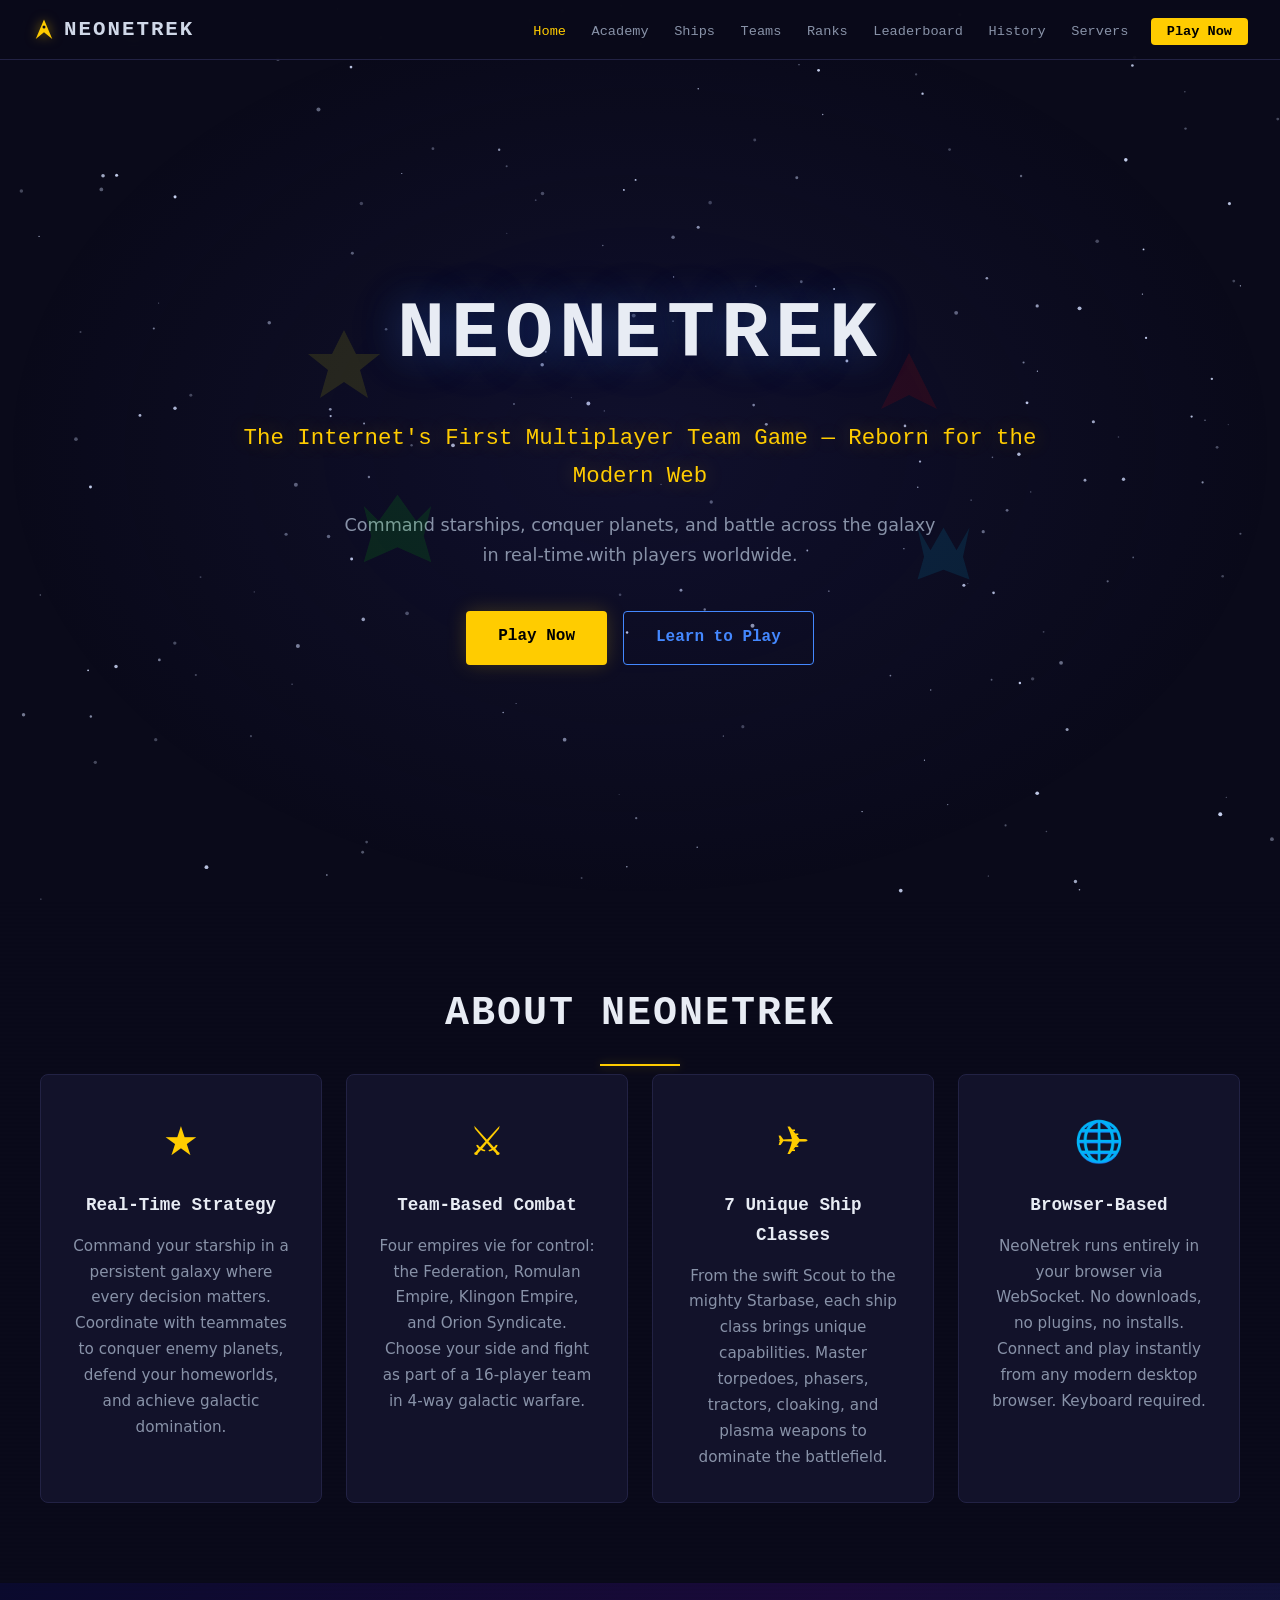
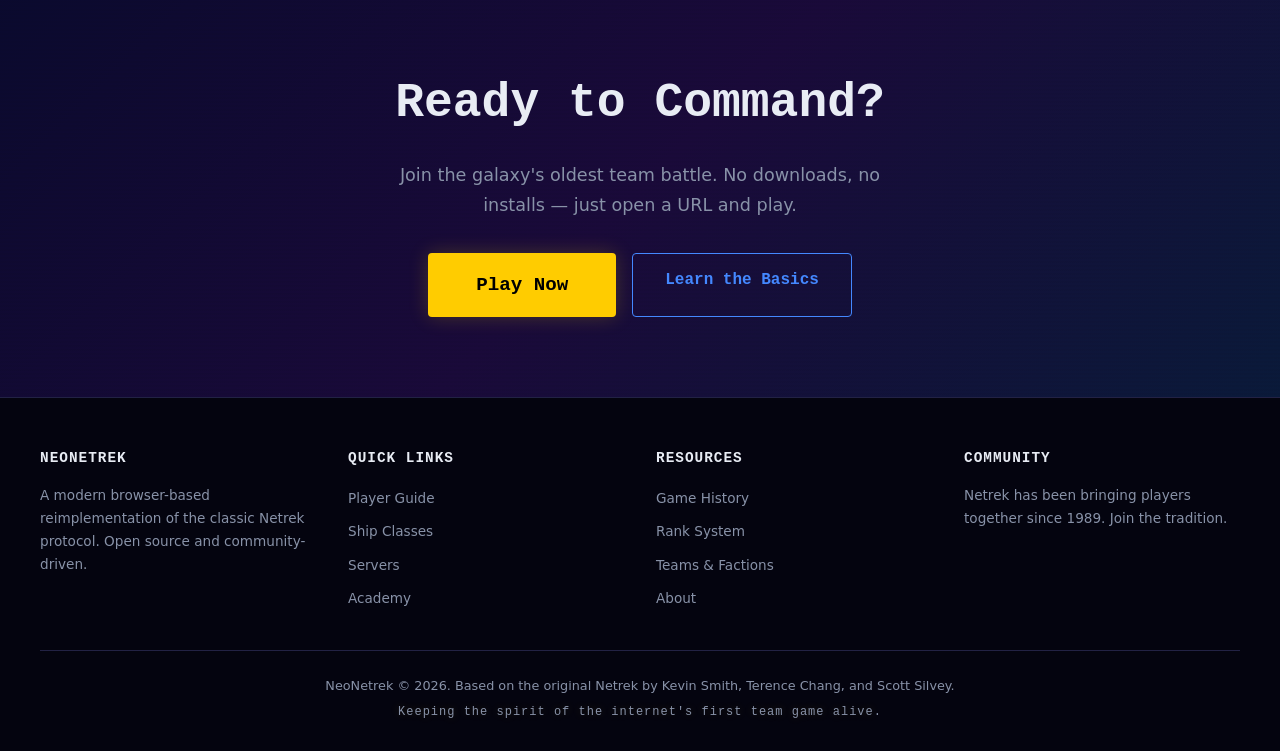
<file: index.html>
<!DOCTYPE html>
<html lang="en">
<head>
  <meta charset="UTF-8">
  <meta name="viewport" content="width=device-width, initial-scale=1.0">
  <title>NeoNetrek - The Internet's First Team Game, Reborn</title>
  <link rel="icon" type="image/svg+xml" href="favicon.svg">
  <link rel="stylesheet" href="css/style.css">
  <script defer src="https://cloud.umami.is/script.js" data-website-id="e0d481f1-9120-42f4-aa07-5c133b0e5f1d"></script>
</head>
<body>

<!-- Starfield background -->
<canvas id="starfield"></canvas>

<!-- Navigation -->
<nav id="navbar">
  <div class="nav-brand">
    <svg class="logo-icon" viewBox="0 0 32 32" width="24" height="24"><path d="M16,2 L27,28 L16,19 L5,28 Z" fill="currentColor"/><circle cx="16" cy="12" r="2" fill="var(--bg-dark, #0a0a1a)"/></svg>
    <a href="index.html" class="logo-text" style="text-decoration:none;color:inherit">NeoNetrek</a>
  </div>
  <button class="nav-toggle" aria-label="Toggle navigation" onclick="document.getElementById('navbar').classList.toggle('open')">&#9776;</button>
  <ul class="nav-links">
    <li><a href="index.html">Home</a></li>
    <li><a href="academy.html">Academy</a></li>
    <li><a href="ships.html">Ships</a></li>
    <li><a href="teams.html">Teams</a></li>
    <li><a href="ranks.html">Ranks</a></li>
    <li><a href="leaderboard.html">Leaderboard</a></li>
    <li><a href="history.html">History</a></li>
    <li><a href="servers.html">Servers</a></li>
    <li><a href="servers.html" class="btn-play">Play Now</a></li>
  </ul>
</nav>

<!-- Hero Section -->
<header id="home" class="hero">
  <div class="hero-content">
    <div class="hero-ships" aria-hidden="true">
      <svg class="hero-ship ship-fed" viewBox="0 0 40 40" width="80" height="80">
        <polygon points="20,2 26,14 38,14 28,22 32,36 20,28 8,36 12,22 2,14 14,14" fill="#ffff00" opacity="0.7"/>
      </svg>
      <svg class="hero-ship ship-rom" viewBox="0 0 40 40" width="70" height="70">
        <polygon points="20,4 36,36 20,28 4,36" fill="#ff0000" opacity="0.7"/>
      </svg>
      <svg class="hero-ship ship-kli" viewBox="0 0 40 40" width="75" height="75">
        <polygon points="20,2 30,16 38,8 34,24 38,38 20,30 2,38 6,24 2,8 10,16" fill="#00ff00" opacity="0.7"/>
      </svg>
      <svg class="hero-ship ship-ori" viewBox="0 0 40 40" width="65" height="65">
        <polygon points="20,4 28,18 36,4 32,22 36,36 20,30 4,36 8,22 4,4 12,18" fill="#00ccff" opacity="0.7"/>
      </svg>
    </div>
    <h1>NeoNetrek</h1>
    <p class="tagline">The Internet's First Multiplayer Team Game &mdash; Reborn for the Modern Web</p>
    <p class="subtitle">Command starships, conquer planets, and battle across the galaxy in real-time with players worldwide.</p>
    <div class="hero-buttons">
      <a href="servers.html" class="btn btn-primary">Play Now</a>
      <a href="academy.html" class="btn btn-secondary">Learn to Play</a>
    </div>
  </div>
</header>

<!-- About Section -->
<section id="about" class="section">
  <div class="container">
    <h2 class="section-title">About NeoNetrek</h2>
    <div class="about-grid">
      <div class="about-card">
        <div class="card-icon">&#9733;</div>
        <h3>Real-Time Strategy</h3>
        <p>Command your starship in a persistent galaxy where every decision matters. Coordinate with teammates to conquer enemy planets, defend your homeworlds, and achieve galactic domination.</p>
      </div>
      <div class="about-card">
        <div class="card-icon">&#9876;</div>
        <h3>Team-Based Combat</h3>
        <p>Four empires vie for control: the Federation, Romulan Empire, Klingon Empire, and Orion Syndicate. Choose your side and fight as part of a 16-player team in 4-way galactic warfare.</p>
      </div>
      <div class="about-card">
        <div class="card-icon">&#9992;</div>
        <h3>7 Unique Ship Classes</h3>
        <p>From the swift Scout to the mighty Starbase, each ship class brings unique capabilities. Master torpedoes, phasers, tractors, cloaking, and plasma weapons to dominate the battlefield.</p>
      </div>
      <div class="about-card">
        <div class="card-icon">&#127760;</div>
        <h3>Browser-Based</h3>
        <p>NeoNetrek runs entirely in your browser via WebSocket. No downloads, no plugins, no installs. Connect and play instantly from any modern desktop browser. Keyboard required.</p>
      </div>
    </div>
  </div>
</section>

<!-- Call to Action -->
<section class="section section-play">
  <div class="container">
    <div class="play-cta">
      <h2>Ready to Command?</h2>
      <p>Join the galaxy's oldest team battle. No downloads, no installs &mdash; just open a URL and play.</p>
      <div class="hero-buttons">
        <a href="servers.html" class="btn btn-primary btn-large">Play Now</a>
        <a href="academy.html" class="btn btn-secondary">Learn the Basics</a>
      </div>
    </div>
  </div>
</section>

<!-- Footer -->
<footer class="footer">
  <div class="container">
    <div class="footer-grid">
      <div class="footer-col">
        <h4>NeoNetrek</h4>
        <p>A modern browser-based reimplementation of the classic Netrek protocol. Open source and community-driven.</p>
      </div>
      <div class="footer-col">
        <h4>Quick Links</h4>
        <ul>
          <li><a href="academy.html">Player Guide</a></li>
          <li><a href="ships.html">Ship Classes</a></li>
          <li><a href="servers.html">Servers</a></li>
          <li><a href="academy.html">Academy</a></li>
        </ul>
      </div>
      <div class="footer-col">
        <h4>Resources</h4>
        <ul>
          <li><a href="history.html">Game History</a></li>
          <li><a href="ranks.html">Rank System</a></li>
          <li><a href="teams.html">Teams &amp; Factions</a></li>
          <li><a href="index.html">About</a></li>
        </ul>
      </div>
      <div class="footer-col">
        <h4>Community</h4>
        <p>Netrek has been bringing players together since 1989. Join the tradition.</p>
      </div>
    </div>
    <div class="footer-bottom">
      <p>NeoNetrek &copy; 2026. Based on the original Netrek by Kevin Smith, Terence Chang, and Scott Silvey.</p>
      <p class="footer-heritage">Keeping the spirit of the internet's first team game alive.</p>
    </div>
  </div>
</footer>

<script src="js/main.js"></script>
</body>
</html>
</file>
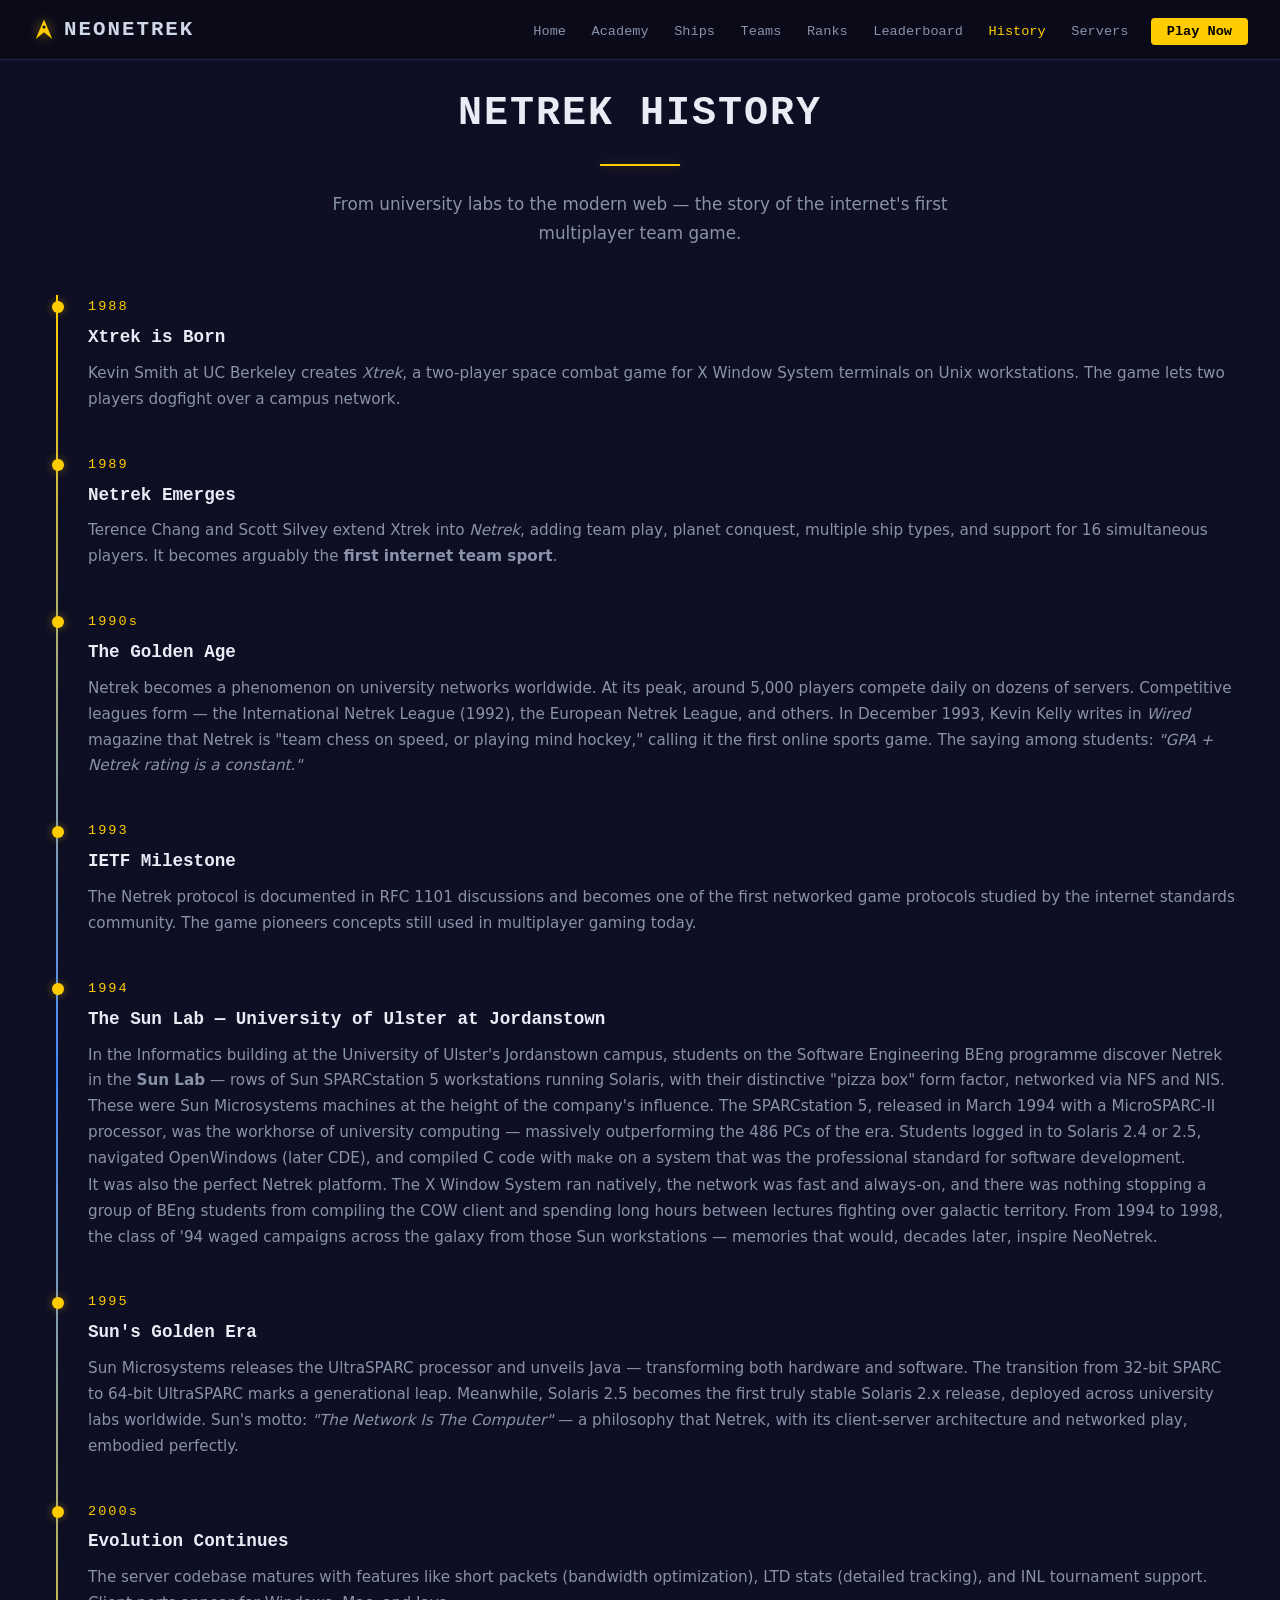
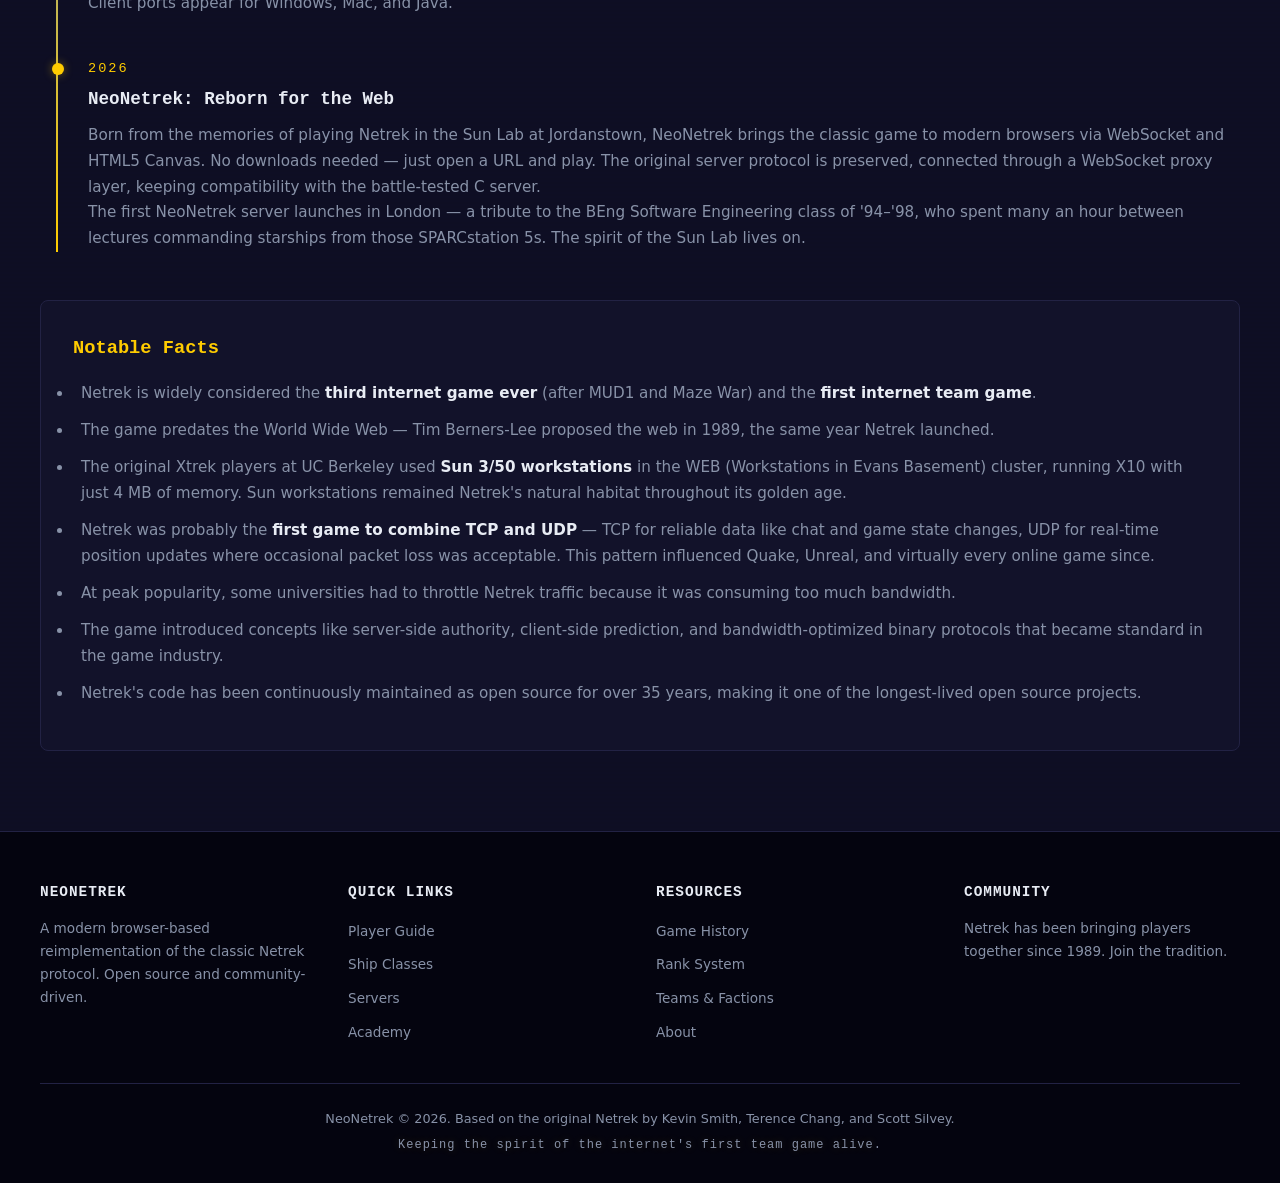
<file: history.html>
<!DOCTYPE html>
<html lang="en">
<head>
  <meta charset="UTF-8">
  <meta name="viewport" content="width=device-width, initial-scale=1.0">
  <title>NeoNetrek - History</title>
  <link rel="icon" type="image/svg+xml" href="favicon.svg">
  <link rel="stylesheet" href="css/style.css">
  <script defer src="https://cloud.umami.is/script.js" data-website-id="e0d481f1-9120-42f4-aa07-5c133b0e5f1d"></script>
</head>
<body>

<canvas id="starfield"></canvas>

<!-- Navigation -->
<nav id="navbar">
  <div class="nav-brand">
    <svg class="logo-icon" viewBox="0 0 32 32" width="24" height="24"><path d="M16,2 L27,28 L16,19 L5,28 Z" fill="currentColor"/><circle cx="16" cy="12" r="2" fill="var(--bg-dark, #0a0a1a)"/></svg>
    <a href="index.html" class="logo-text" style="text-decoration:none;color:inherit">NeoNetrek</a>
  </div>
  <button class="nav-toggle" aria-label="Toggle navigation" onclick="document.getElementById('navbar').classList.toggle('open')">&#9776;</button>
  <ul class="nav-links">
    <li><a href="index.html">Home</a></li>
    <li><a href="academy.html">Academy</a></li>
    <li><a href="ships.html">Ships</a></li>
    <li><a href="teams.html">Teams</a></li>
    <li><a href="ranks.html">Ranks</a></li>
    <li><a href="leaderboard.html">Leaderboard</a></li>
    <li><a href="history.html">History</a></li>
    <li><a href="servers.html">Servers</a></li>
    <li><a href="servers.html" class="btn-play">Play Now</a></li>
  </ul>
</nav>

<!-- History Section -->
<section id="history" class="section section-alt">
  <div class="container">
    <h2 class="section-title">Netrek History</h2>
    <p class="section-intro">From university labs to the modern web &mdash; the story of the internet's first multiplayer team game.</p>

    <div class="timeline">
      <div class="timeline-item">
        <div class="timeline-year">1988</div>
        <div class="timeline-content">
          <h3>Xtrek is Born</h3>
          <p>Kevin Smith at UC Berkeley creates <em>Xtrek</em>, a two-player space combat game for X Window System terminals on Unix workstations. The game lets two players dogfight over a campus network.</p>
        </div>
      </div>

      <div class="timeline-item">
        <div class="timeline-year">1989</div>
        <div class="timeline-content">
          <h3>Netrek Emerges</h3>
          <p>Terence Chang and Scott Silvey extend Xtrek into <em>Netrek</em>, adding team play, planet conquest, multiple ship types, and support for 16 simultaneous players. It becomes arguably the <strong>first internet team sport</strong>.</p>
        </div>
      </div>

      <div class="timeline-item">
        <div class="timeline-year">1990s</div>
        <div class="timeline-content">
          <h3>The Golden Age</h3>
          <p>Netrek becomes a phenomenon on university networks worldwide. At its peak, around 5,000 players compete daily on dozens of servers. Competitive leagues form &mdash; the International Netrek League (1992), the European Netrek League, and others. In December 1993, Kevin Kelly writes in <em>Wired</em> magazine that Netrek is "team chess on speed, or playing mind hockey," calling it the first online sports game. The saying among students: <em>"GPA + Netrek rating is a constant."</em></p>
        </div>
      </div>

      <div class="timeline-item">
        <div class="timeline-year">1993</div>
        <div class="timeline-content">
          <h3>IETF Milestone</h3>
          <p>The Netrek protocol is documented in RFC 1101 discussions and becomes one of the first networked game protocols studied by the internet standards community. The game pioneers concepts still used in multiplayer gaming today.</p>
        </div>
      </div>

      <div class="timeline-item">
        <div class="timeline-year">1994</div>
        <div class="timeline-content">
          <h3>The Sun Lab &mdash; University of Ulster at Jordanstown</h3>
          <p>In the Informatics building at the University of Ulster's Jordanstown campus, students on the Software Engineering BEng programme discover Netrek in the <strong>Sun Lab</strong> &mdash; rows of Sun SPARCstation 5 workstations running Solaris, with their distinctive "pizza box" form factor, networked via NFS and NIS.</p>
          <p>These were Sun Microsystems machines at the height of the company's influence. The SPARCstation 5, released in March 1994 with a MicroSPARC-II processor, was the workhorse of university computing &mdash; massively outperforming the 486 PCs of the era. Students logged in to Solaris 2.4 or 2.5, navigated OpenWindows (later CDE), and compiled C code with <code>make</code> on a system that was the professional standard for software development.</p>
          <p>It was also the perfect Netrek platform. The X Window System ran natively, the network was fast and always-on, and there was nothing stopping a group of BEng students from compiling the COW client and spending long hours between lectures fighting over galactic territory. From 1994 to 1998, the class of '94 waged campaigns across the galaxy from those Sun workstations &mdash; memories that would, decades later, inspire NeoNetrek.</p>
        </div>
      </div>

      <div class="timeline-item">
        <div class="timeline-year">1995</div>
        <div class="timeline-content">
          <h3>Sun's Golden Era</h3>
          <p>Sun Microsystems releases the UltraSPARC processor and unveils Java &mdash; transforming both hardware and software. The transition from 32-bit SPARC to 64-bit UltraSPARC marks a generational leap. Meanwhile, Solaris 2.5 becomes the first truly stable Solaris 2.x release, deployed across university labs worldwide. Sun's motto: <em>"The Network Is The Computer"</em> &mdash; a philosophy that Netrek, with its client-server architecture and networked play, embodied perfectly.</p>
        </div>
      </div>

      <div class="timeline-item">
        <div class="timeline-year">2000s</div>
        <div class="timeline-content">
          <h3>Evolution Continues</h3>
          <p>The server codebase matures with features like short packets (bandwidth optimization), LTD stats (detailed tracking), and INL tournament support. Client ports appear for Windows, Mac, and Java.</p>
        </div>
      </div>

      <div class="timeline-item">
        <div class="timeline-year">2026</div>
        <div class="timeline-content">
          <h3>NeoNetrek: Reborn for the Web</h3>
          <p>Born from the memories of playing Netrek in the Sun Lab at Jordanstown, NeoNetrek brings the classic game to modern browsers via WebSocket and HTML5 Canvas. No downloads needed &mdash; just open a URL and play. The original server protocol is preserved, connected through a WebSocket proxy layer, keeping compatibility with the battle-tested C server.</p>
          <p>The first NeoNetrek server launches in London &mdash; a tribute to the BEng Software Engineering class of '94&ndash;'98, who spent many an hour between lectures commanding starships from those SPARCstation 5s. The spirit of the Sun Lab lives on.</p>
        </div>
      </div>
    </div>

    <div class="history-facts">
      <h3>Notable Facts</h3>
      <ul>
        <li>Netrek is widely considered the <strong>third internet game ever</strong> (after MUD1 and Maze War) and the <strong>first internet team game</strong>.</li>
        <li>The game predates the World Wide Web &mdash; Tim Berners-Lee proposed the web in 1989, the same year Netrek launched.</li>
        <li>The original Xtrek players at UC Berkeley used <strong>Sun 3/50 workstations</strong> in the WEB (Workstations in Evans Basement) cluster, running X10 with just 4 MB of memory. Sun workstations remained Netrek's natural habitat throughout its golden age.</li>
        <li>Netrek was probably the <strong>first game to combine TCP and UDP</strong> &mdash; TCP for reliable data like chat and game state changes, UDP for real-time position updates where occasional packet loss was acceptable. This pattern influenced Quake, Unreal, and virtually every online game since.</li>
        <li>At peak popularity, some universities had to throttle Netrek traffic because it was consuming too much bandwidth.</li>
        <li>The game introduced concepts like server-side authority, client-side prediction, and bandwidth-optimized binary protocols that became standard in the game industry.</li>
        <li>Netrek's code has been continuously maintained as open source for over 35 years, making it one of the longest-lived open source projects.</li>
      </ul>
    </div>
  </div>
</section>

<!-- Footer -->
<footer class="footer">
  <div class="container">
    <div class="footer-grid">
      <div class="footer-col">
        <h4>NeoNetrek</h4>
        <p>A modern browser-based reimplementation of the classic Netrek protocol. Open source and community-driven.</p>
      </div>
      <div class="footer-col">
        <h4>Quick Links</h4>
        <ul>
          <li><a href="academy.html">Player Guide</a></li>
          <li><a href="ships.html">Ship Classes</a></li>
          <li><a href="servers.html">Servers</a></li>
          <li><a href="academy.html">Academy</a></li>
        </ul>
      </div>
      <div class="footer-col">
        <h4>Resources</h4>
        <ul>
          <li><a href="history.html">Game History</a></li>
          <li><a href="ranks.html">Rank System</a></li>
          <li><a href="teams.html">Teams &amp; Factions</a></li>
          <li><a href="index.html">About</a></li>
        </ul>
      </div>
      <div class="footer-col">
        <h4>Community</h4>
        <p>Netrek has been bringing players together since 1989. Join the tradition.</p>
      </div>
    </div>
    <div class="footer-bottom">
      <p>NeoNetrek &copy; 2026. Based on the original Netrek by Kevin Smith, Terence Chang, and Scott Silvey.</p>
      <p class="footer-heritage">Keeping the spirit of the internet's first team game alive.</p>
    </div>
  </div>
</footer>

<script src="js/main.js"></script>
</body>
</html>
</file>
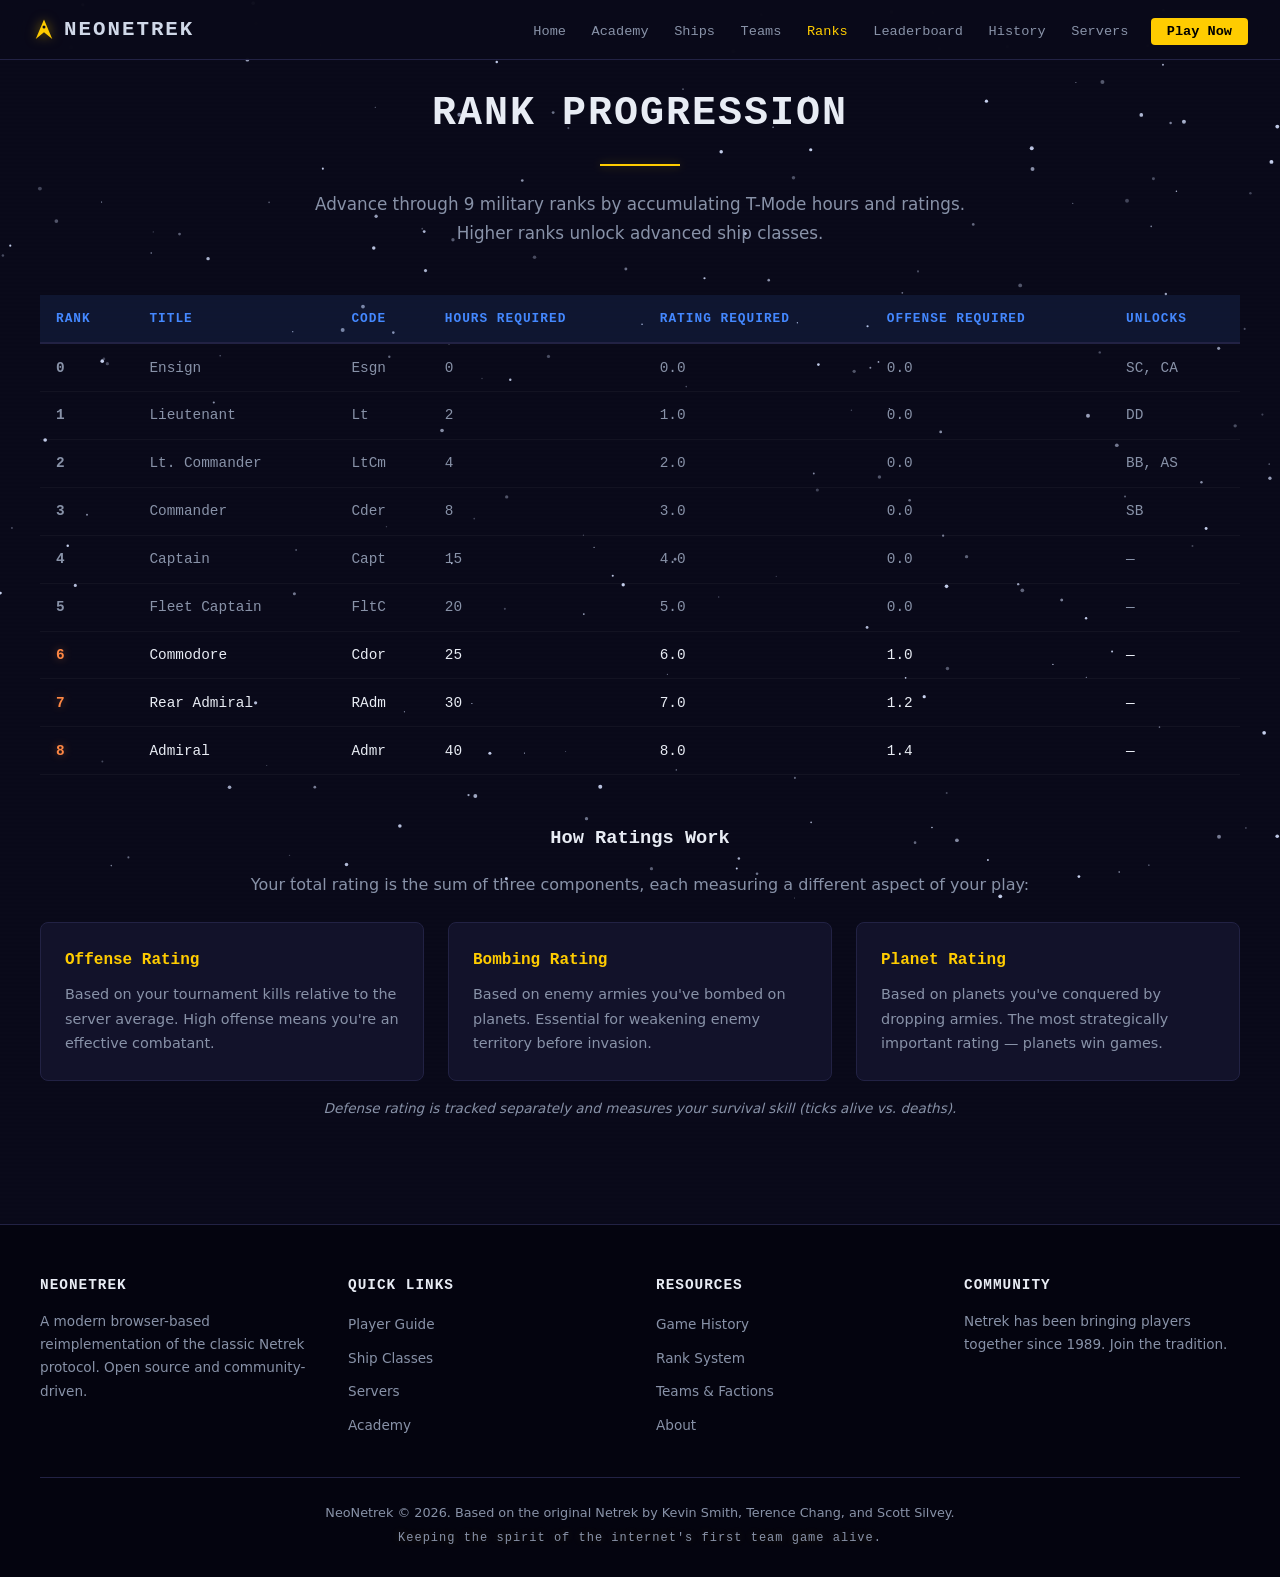
<file: ranks.html>
<!DOCTYPE html>
<html lang="en">
<head>
  <meta charset="UTF-8">
  <meta name="viewport" content="width=device-width, initial-scale=1.0">
  <title>NeoNetrek - Rank Progression</title>
  <link rel="icon" type="image/svg+xml" href="favicon.svg">
  <link rel="stylesheet" href="css/style.css">
  <script defer src="https://cloud.umami.is/script.js" data-website-id="e0d481f1-9120-42f4-aa07-5c133b0e5f1d"></script>
</head>
<body>

<canvas id="starfield"></canvas>

<!-- Navigation -->
<nav id="navbar">
  <div class="nav-brand">
    <svg class="logo-icon" viewBox="0 0 32 32" width="24" height="24"><path d="M16,2 L27,28 L16,19 L5,28 Z" fill="currentColor"/><circle cx="16" cy="12" r="2" fill="var(--bg-dark, #0a0a1a)"/></svg>
    <a href="index.html" class="logo-text" style="text-decoration:none;color:inherit">NeoNetrek</a>
  </div>
  <button class="nav-toggle" aria-label="Toggle navigation" onclick="document.getElementById('navbar').classList.toggle('open')">&#9776;</button>
  <ul class="nav-links">
    <li><a href="index.html">Home</a></li>
    <li><a href="academy.html">Academy</a></li>
    <li><a href="ships.html">Ships</a></li>
    <li><a href="teams.html">Teams</a></li>
    <li><a href="ranks.html">Ranks</a></li>
    <li><a href="leaderboard.html">Leaderboard</a></li>
    <li><a href="history.html">History</a></li>
    <li><a href="servers.html">Servers</a></li>
    <li><a href="servers.html" class="btn-play">Play Now</a></li>
  </ul>
</nav>

<!-- Ranks Section -->
<section id="ranks" class="section">
  <div class="container">
    <h2 class="section-title">Rank Progression</h2>
    <p class="section-intro">Advance through 9 military ranks by accumulating T-Mode hours and ratings. Higher ranks unlock advanced ship classes.</p>

    <div class="ranks-table-wrap">
      <table class="ranks-table">
        <thead>
          <tr>
            <th>Rank</th>
            <th>Title</th>
            <th>Code</th>
            <th>Hours Required</th>
            <th>Rating Required</th>
            <th>Offense Required</th>
            <th>Unlocks</th>
          </tr>
        </thead>
        <tbody>
          <tr><td class="rank-num">0</td><td>Ensign</td><td>Esgn</td><td>0</td><td>0.0</td><td>0.0</td><td>SC, CA</td></tr>
          <tr><td class="rank-num">1</td><td>Lieutenant</td><td>Lt</td><td>2</td><td>1.0</td><td>0.0</td><td>DD</td></tr>
          <tr><td class="rank-num">2</td><td>Lt. Commander</td><td>LtCm</td><td>4</td><td>2.0</td><td>0.0</td><td>BB, AS</td></tr>
          <tr><td class="rank-num">3</td><td>Commander</td><td>Cder</td><td>8</td><td>3.0</td><td>0.0</td><td>SB</td></tr>
          <tr><td class="rank-num">4</td><td>Captain</td><td>Capt</td><td>15</td><td>4.0</td><td>0.0</td><td>&mdash;</td></tr>
          <tr><td class="rank-num">5</td><td>Fleet Captain</td><td>FltC</td><td>20</td><td>5.0</td><td>0.0</td><td>&mdash;</td></tr>
          <tr class="rank-elite"><td class="rank-num">6</td><td>Commodore</td><td>Cdor</td><td>25</td><td>6.0</td><td>1.0</td><td>&mdash;</td></tr>
          <tr class="rank-elite"><td class="rank-num">7</td><td>Rear Admiral</td><td>RAdm</td><td>30</td><td>7.0</td><td>1.2</td><td>&mdash;</td></tr>
          <tr class="rank-elite"><td class="rank-num">8</td><td>Admiral</td><td>Admr</td><td>40</td><td>8.0</td><td>1.4</td><td>&mdash;</td></tr>
        </tbody>
      </table>
    </div>

    <div class="ratings-info">
      <h3>How Ratings Work</h3>
      <p>Your total rating is the sum of three components, each measuring a different aspect of your play:</p>
      <div class="rating-cards">
        <div class="rating-card">
          <h4>Offense Rating</h4>
          <p>Based on your tournament kills relative to the server average. High offense means you're an effective combatant.</p>
        </div>
        <div class="rating-card">
          <h4>Bombing Rating</h4>
          <p>Based on enemy armies you've bombed on planets. Essential for weakening enemy territory before invasion.</p>
        </div>
        <div class="rating-card">
          <h4>Planet Rating</h4>
          <p>Based on planets you've conquered by dropping armies. The most strategically important rating &mdash; planets win games.</p>
        </div>
      </div>
      <p class="rating-note">Defense rating is tracked separately and measures your survival skill (ticks alive vs. deaths).</p>
    </div>
  </div>
</section>

<!-- Footer -->
<footer class="footer">
  <div class="container">
    <div class="footer-grid">
      <div class="footer-col">
        <h4>NeoNetrek</h4>
        <p>A modern browser-based reimplementation of the classic Netrek protocol. Open source and community-driven.</p>
      </div>
      <div class="footer-col">
        <h4>Quick Links</h4>
        <ul>
          <li><a href="academy.html">Player Guide</a></li>
          <li><a href="ships.html">Ship Classes</a></li>
          <li><a href="servers.html">Servers</a></li>
          <li><a href="academy.html">Academy</a></li>
        </ul>
      </div>
      <div class="footer-col">
        <h4>Resources</h4>
        <ul>
          <li><a href="history.html">Game History</a></li>
          <li><a href="ranks.html">Rank System</a></li>
          <li><a href="teams.html">Teams &amp; Factions</a></li>
          <li><a href="index.html">About</a></li>
        </ul>
      </div>
      <div class="footer-col">
        <h4>Community</h4>
        <p>Netrek has been bringing players together since 1989. Join the tradition.</p>
      </div>
    </div>
    <div class="footer-bottom">
      <p>NeoNetrek &copy; 2026. Based on the original Netrek by Kevin Smith, Terence Chang, and Scott Silvey.</p>
      <p class="footer-heritage">Keeping the spirit of the internet's first team game alive.</p>
    </div>
  </div>
</footer>

<script src="js/main.js"></script>
</body>
</html>
</file>
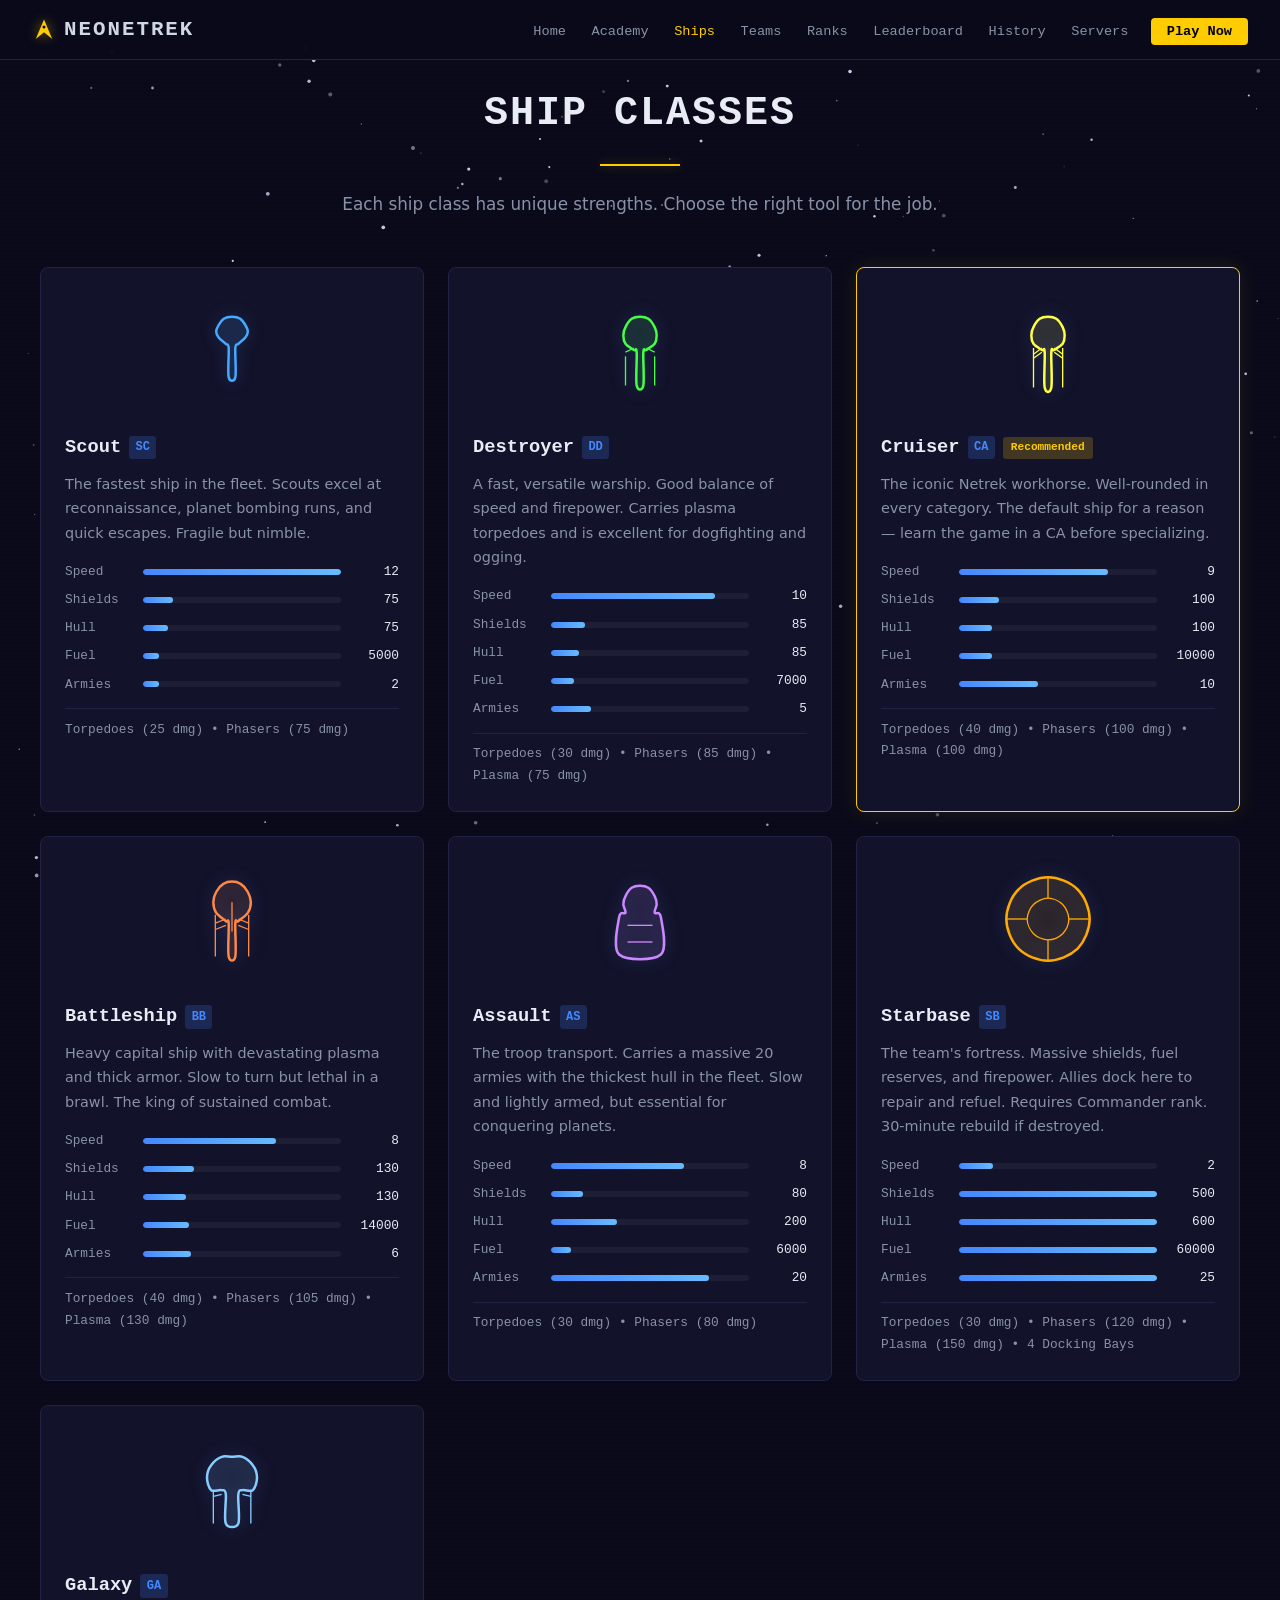
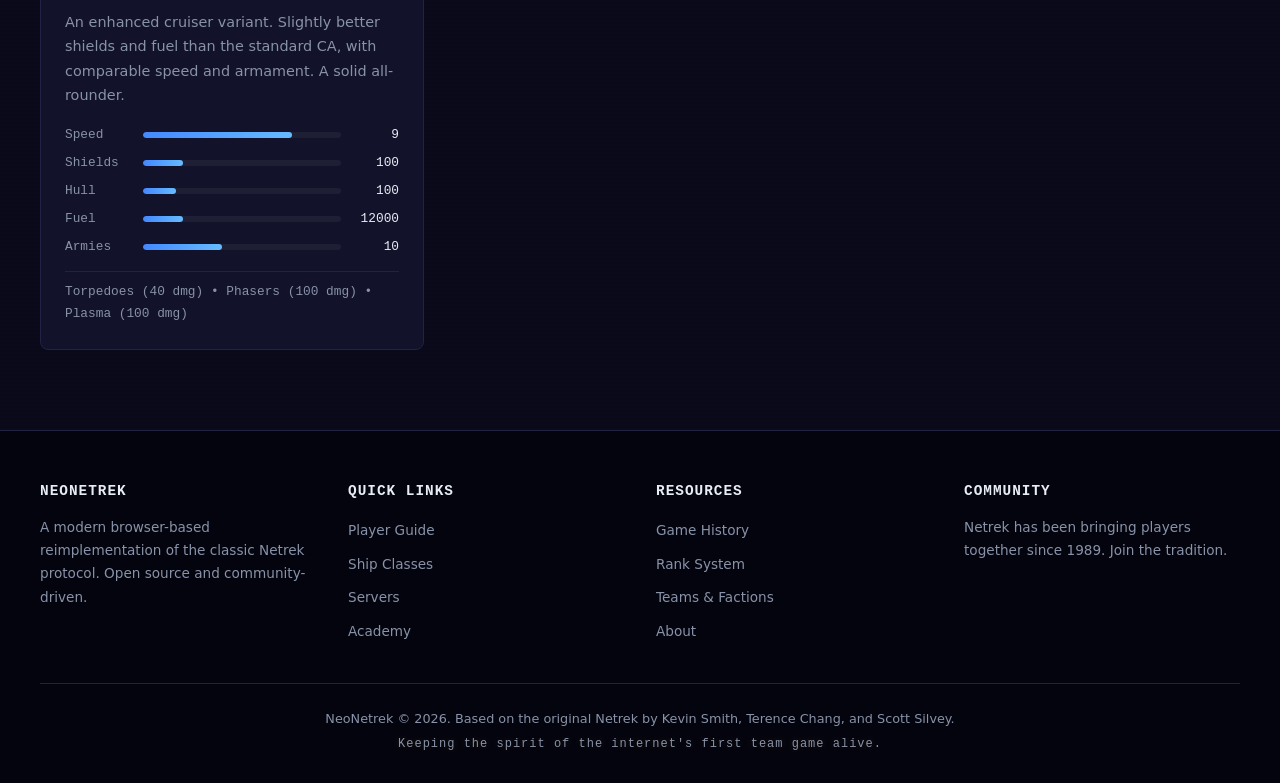
<file: ships.html>
<!DOCTYPE html>
<html lang="en">
<head>
  <meta charset="UTF-8">
  <meta name="viewport" content="width=device-width, initial-scale=1.0">
  <title>NeoNetrek - Ship Classes</title>
  <link rel="icon" type="image/svg+xml" href="favicon.svg">
  <link rel="stylesheet" href="css/style.css">
  <script defer src="https://cloud.umami.is/script.js" data-website-id="e0d481f1-9120-42f4-aa07-5c133b0e5f1d"></script>
</head>
<body>

<canvas id="starfield"></canvas>

<!-- Navigation -->
<nav id="navbar">
  <div class="nav-brand">
    <svg class="logo-icon" viewBox="0 0 32 32" width="24" height="24"><path d="M16,2 L27,28 L16,19 L5,28 Z" fill="currentColor"/><circle cx="16" cy="12" r="2" fill="var(--bg-dark, #0a0a1a)"/></svg>
    <a href="index.html" class="logo-text" style="text-decoration:none;color:inherit">NeoNetrek</a>
  </div>
  <button class="nav-toggle" aria-label="Toggle navigation" onclick="document.getElementById('navbar').classList.toggle('open')">&#9776;</button>
  <ul class="nav-links">
    <li><a href="index.html">Home</a></li>
    <li><a href="academy.html">Academy</a></li>
    <li><a href="ships.html">Ships</a></li>
    <li><a href="teams.html">Teams</a></li>
    <li><a href="ranks.html">Ranks</a></li>
    <li><a href="leaderboard.html">Leaderboard</a></li>
    <li><a href="history.html">History</a></li>
    <li><a href="servers.html">Servers</a></li>
    <li><a href="servers.html" class="btn-play">Play Now</a></li>
  </ul>
</nav>

<!-- Ships Section -->
<section id="ships" class="section">
  <div class="container">
    <h2 class="section-title">Ship Classes</h2>
    <p class="section-intro">Each ship class has unique strengths. Choose the right tool for the job.</p>

    <div class="ships-grid">
      <!-- Scout -->
      <div class="ship-card">
        <div class="ship-visual">
          <svg viewBox="0 0 60 60" width="100" height="100">
            <path d="M30,10 C31.7,10 33.7,10.4 35,11.3 C36.3,12.1 37.3,13.8 38,15 C38.8,16.3 39.5,17.5 39.5,18.8 C39.5,20 39,21.3 38,22.5 C37,23.8 34.8,25.2 33.8,26.3 C32.8,27.3 32.3,25.4 32,28.8 C31.7,32.1 32.7,43.3 32,46.3 C31.3,49.2 28.7,49.2 28,46.3 C27.3,43.3 28.3,32.1 28,28.8 C27.7,25.4 27.3,27.3 26.3,26.3 C25.3,25.2 23,23.8 22,22.5 C21,21.3 20.5,20 20.5,18.8 C20.5,17.5 21.3,16.3 22,15 C22.8,13.8 23.7,12.1 25,11.3 C26.3,10.4 28.3,10 30,10Z" fill="#4af" fill-opacity="0.1" stroke="#4af" stroke-width="1.5"/>
          </svg>
        </div>
        <h3>Scout <span class="ship-code">SC</span></h3>
        <p class="ship-desc">The fastest ship in the fleet. Scouts excel at reconnaissance, planet bombing runs, and quick escapes. Fragile but nimble.</p>
        <div class="ship-stats">
          <div class="stat"><span class="stat-label">Speed</span><div class="stat-bar"><div class="stat-fill" style="width:100%"></div></div><span class="stat-val">12</span></div>
          <div class="stat"><span class="stat-label">Shields</span><div class="stat-bar"><div class="stat-fill" style="width:15%"></div></div><span class="stat-val">75</span></div>
          <div class="stat"><span class="stat-label">Hull</span><div class="stat-bar"><div class="stat-fill" style="width:12.5%"></div></div><span class="stat-val">75</span></div>
          <div class="stat"><span class="stat-label">Fuel</span><div class="stat-bar"><div class="stat-fill" style="width:8.3%"></div></div><span class="stat-val">5000</span></div>
          <div class="stat"><span class="stat-label">Armies</span><div class="stat-bar"><div class="stat-fill" style="width:8%"></div></div><span class="stat-val">2</span></div>
        </div>
        <div class="ship-weapons">Torpedoes (25 dmg) &bull; Phasers (75 dmg)</div>
      </div>

      <!-- Destroyer -->
      <div class="ship-card">
        <div class="ship-visual">
          <svg viewBox="0 0 60 60" width="100" height="100">
            <path d="M30,10 C31.7,10 33.5,10.2 35,11.3 C36.5,12.3 37.9,14.6 38.8,16.3 C39.6,17.9 40,19.6 40,21.3 C40,22.9 39.8,24.8 38.8,26.3 C37.7,27.7 34.9,29.2 33.8,30 C32.6,30.8 32.3,27.7 32,31.3 C31.7,34.8 32.7,47.9 32,51.3 C31.3,54.6 28.7,54.6 28,51.3 C27.3,47.9 28.3,34.8 28,31.3 C27.7,27.7 27.4,30.8 26.3,30 C25.1,29.2 22.3,27.7 21.3,26.3 C20.2,24.8 20,22.9 20,21.3 C20,19.6 20.4,17.9 21.3,16.3 C22.1,14.6 23.5,12.3 25,11.3 C26.5,10.2 28.3,10 30,10Z" fill="#4f4" fill-opacity="0.1" stroke="#4f4" stroke-width="1.5"/>
            <line x1="33.8" y1="28.8" x2="38.8" y2="31.3" stroke="#4f4" stroke-width="0.8"/>
            <line x1="38.8" y1="33.8" x2="38.8" y2="51.3" stroke="#4f4" stroke-width="0.8"/>
            <line x1="26.3" y1="28.8" x2="21.3" y2="31.3" stroke="#4f4" stroke-width="0.8"/>
            <line x1="21.3" y1="33.8" x2="21.3" y2="51.3" stroke="#4f4" stroke-width="0.8"/>
          </svg>
        </div>
        <h3>Destroyer <span class="ship-code">DD</span></h3>
        <p class="ship-desc">A fast, versatile warship. Good balance of speed and firepower. Carries plasma torpedoes and is excellent for dogfighting and ogging.</p>
        <div class="ship-stats">
          <div class="stat"><span class="stat-label">Speed</span><div class="stat-bar"><div class="stat-fill" style="width:83%"></div></div><span class="stat-val">10</span></div>
          <div class="stat"><span class="stat-label">Shields</span><div class="stat-bar"><div class="stat-fill" style="width:17%"></div></div><span class="stat-val">85</span></div>
          <div class="stat"><span class="stat-label">Hull</span><div class="stat-bar"><div class="stat-fill" style="width:14.2%"></div></div><span class="stat-val">85</span></div>
          <div class="stat"><span class="stat-label">Fuel</span><div class="stat-bar"><div class="stat-fill" style="width:11.7%"></div></div><span class="stat-val">7000</span></div>
          <div class="stat"><span class="stat-label">Armies</span><div class="stat-bar"><div class="stat-fill" style="width:20%"></div></div><span class="stat-val">5</span></div>
        </div>
        <div class="ship-weapons">Torpedoes (30 dmg) &bull; Phasers (85 dmg) &bull; Plasma (75 dmg)</div>
      </div>

      <!-- Cruiser -->
      <div class="ship-card ship-card-highlight">
        <div class="ship-visual">
          <svg viewBox="0 0 60 60" width="100" height="100">
            <path d="M30,10 C31.7,10 33.5,10.2 35,11.3 C36.5,12.3 37.9,14.6 38.8,16.3 C39.6,17.9 40,19.6 40,21.3 C40,22.9 39.8,24.8 38.8,26.3 C37.7,27.7 34.9,29.2 33.8,30 C32.6,30.8 32.3,27.5 32,31.3 C31.7,35 32.7,49 32,52.5 C31.3,56 28.7,56 28,52.5 C27.3,49 28.3,35 28,31.3 C27.7,27.5 27.4,30.8 26.3,30 C25.1,29.2 22.3,27.7 21.3,26.3 C20.2,24.8 20,22.9 20,21.3 C20,19.6 20.4,17.9 21.3,16.3 C22.1,14.6 23.5,12.3 25,11.3 C26.5,10.2 28.3,10 30,10Z" fill="#ff4" fill-opacity="0.1" stroke="#ff4" stroke-width="1.5"/>
            <line x1="33.8" y1="28.8" x2="38.8" y2="32.5" stroke="#ff4" stroke-width="0.8"/>
            <line x1="33.8" y1="31.3" x2="38.8" y2="35" stroke="#ff4" stroke-width="0.8"/>
            <line x1="38.8" y1="28.8" x2="38.8" y2="52.5" stroke="#ff4" stroke-width="0.8"/>
            <line x1="26.3" y1="28.8" x2="21.3" y2="32.5" stroke="#ff4" stroke-width="0.8"/>
            <line x1="26.3" y1="31.3" x2="21.3" y2="35" stroke="#ff4" stroke-width="0.8"/>
            <line x1="21.3" y1="28.8" x2="21.3" y2="52.5" stroke="#ff4" stroke-width="0.8"/>
          </svg>
        </div>
        <h3>Cruiser <span class="ship-code">CA</span> <span class="recommended">Recommended</span></h3>
        <p class="ship-desc">The iconic Netrek workhorse. Well-rounded in every category. The default ship for a reason &mdash; learn the game in a CA before specializing.</p>
        <div class="ship-stats">
          <div class="stat"><span class="stat-label">Speed</span><div class="stat-bar"><div class="stat-fill" style="width:75%"></div></div><span class="stat-val">9</span></div>
          <div class="stat"><span class="stat-label">Shields</span><div class="stat-bar"><div class="stat-fill" style="width:20%"></div></div><span class="stat-val">100</span></div>
          <div class="stat"><span class="stat-label">Hull</span><div class="stat-bar"><div class="stat-fill" style="width:16.7%"></div></div><span class="stat-val">100</span></div>
          <div class="stat"><span class="stat-label">Fuel</span><div class="stat-bar"><div class="stat-fill" style="width:16.7%"></div></div><span class="stat-val">10000</span></div>
          <div class="stat"><span class="stat-label">Armies</span><div class="stat-bar"><div class="stat-fill" style="width:40%"></div></div><span class="stat-val">10</span></div>
        </div>
        <div class="ship-weapons">Torpedoes (40 dmg) &bull; Phasers (100 dmg) &bull; Plasma (100 dmg)</div>
      </div>

      <!-- Battleship -->
      <div class="ship-card">
        <div class="ship-visual">
          <svg viewBox="0 0 60 60" width="100" height="100">
            <path d="M30,7.5 C31.7,7.5 33.4,7.7 35,8.8 C36.6,9.8 38.5,11.9 39.5,13.8 C40.5,15.6 41.3,17.9 41.3,20 C41.3,22.1 40.8,24.4 39.5,26.3 C38.3,28.1 35,30.2 33.8,31.3 C32.5,32.3 32.3,29 32,32.5 C31.7,36 32.7,49.2 32,52.5 C31.3,55.8 28.7,55.8 28,52.5 C27.3,49.2 28.3,36 28,32.5 C27.7,29 27.5,32.3 26.3,31.3 C25,30.2 21.8,28.1 20.5,26.3 C19.3,24.4 18.8,22.1 18.8,20 C18.8,17.9 19.5,15.6 20.5,13.8 C21.5,11.9 23.4,9.8 25,8.8 C26.6,7.7 28.3,7.5 30,7.5Z" fill="#f84" fill-opacity="0.1" stroke="#f84" stroke-width="1.5"/>
            <line x1="33.8" y1="30" x2="40" y2="32.5" stroke="#f84" stroke-width="0.8"/>
            <line x1="33.8" y1="33.8" x2="40" y2="36.3" stroke="#f84" stroke-width="0.8"/>
            <line x1="40" y1="27.5" x2="40" y2="52.5" stroke="#f84" stroke-width="0.8"/>
            <line x1="26.3" y1="30" x2="20" y2="32.5" stroke="#f84" stroke-width="0.8"/>
            <line x1="26.3" y1="33.8" x2="20" y2="36.3" stroke="#f84" stroke-width="0.8"/>
            <line x1="20" y1="27.5" x2="20" y2="52.5" stroke="#f84" stroke-width="0.8"/>
            <line x1="30" y1="20" x2="30" y2="37.5" stroke="#f84" stroke-width="0.8"/>
          </svg>
        </div>
        <h3>Battleship <span class="ship-code">BB</span></h3>
        <p class="ship-desc">Heavy capital ship with devastating plasma and thick armor. Slow to turn but lethal in a brawl. The king of sustained combat.</p>
        <div class="ship-stats">
          <div class="stat"><span class="stat-label">Speed</span><div class="stat-bar"><div class="stat-fill" style="width:67%"></div></div><span class="stat-val">8</span></div>
          <div class="stat"><span class="stat-label">Shields</span><div class="stat-bar"><div class="stat-fill" style="width:26%"></div></div><span class="stat-val">130</span></div>
          <div class="stat"><span class="stat-label">Hull</span><div class="stat-bar"><div class="stat-fill" style="width:21.7%"></div></div><span class="stat-val">130</span></div>
          <div class="stat"><span class="stat-label">Fuel</span><div class="stat-bar"><div class="stat-fill" style="width:23.3%"></div></div><span class="stat-val">14000</span></div>
          <div class="stat"><span class="stat-label">Armies</span><div class="stat-bar"><div class="stat-fill" style="width:24%"></div></div><span class="stat-val">6</span></div>
        </div>
        <div class="ship-weapons">Torpedoes (40 dmg) &bull; Phasers (105 dmg) &bull; Plasma (130 dmg)</div>
      </div>

      <!-- Assault -->
      <div class="ship-card">
        <div class="ship-visual">
          <svg viewBox="0 0 60 60" width="100" height="100">
            <path d="M30,10 C31.7,10 33.5,10.2 35,11.3 C36.5,12.3 37.9,14.6 38.8,16.3 C39.6,17.9 40,19.6 40,21.3 C40,22.9 38.3,25 38.8,26.3 C39.2,27.5 41.9,24.6 42.5,28.8 C43.1,32.9 46.7,47.5 42.5,51.3 C38.3,55 21.7,55 17.5,51.3 C13.3,47.5 16.9,32.9 17.5,28.8 C18.1,24.6 20.8,27.5 21.3,26.3 C21.7,25 20,22.9 20,21.3 C20,19.6 20.4,17.9 21.3,16.3 C22.1,14.6 23.5,12.3 25,11.3 C26.5,10.2 28.3,10 30,10Z" fill="#c8f" fill-opacity="0.1" stroke="#c8f" stroke-width="1.5"/>
            <line x1="22.5" y1="33.8" x2="37.5" y2="33.8" stroke="#c8f" stroke-width="0.8"/>
            <line x1="22.5" y1="43.8" x2="37.5" y2="43.8" stroke="#c8f" stroke-width="0.8"/>
          </svg>
        </div>
        <h3>Assault <span class="ship-code">AS</span></h3>
        <p class="ship-desc">The troop transport. Carries a massive 20 armies with the thickest hull in the fleet. Slow and lightly armed, but essential for conquering planets.</p>
        <div class="ship-stats">
          <div class="stat"><span class="stat-label">Speed</span><div class="stat-bar"><div class="stat-fill" style="width:67%"></div></div><span class="stat-val">8</span></div>
          <div class="stat"><span class="stat-label">Shields</span><div class="stat-bar"><div class="stat-fill" style="width:16%"></div></div><span class="stat-val">80</span></div>
          <div class="stat"><span class="stat-label">Hull</span><div class="stat-bar"><div class="stat-fill" style="width:33.3%"></div></div><span class="stat-val">200</span></div>
          <div class="stat"><span class="stat-label">Fuel</span><div class="stat-bar"><div class="stat-fill" style="width:10%"></div></div><span class="stat-val">6000</span></div>
          <div class="stat"><span class="stat-label">Armies</span><div class="stat-bar"><div class="stat-fill" style="width:80%"></div></div><span class="stat-val">20</span></div>
        </div>
        <div class="ship-weapons">Torpedoes (30 dmg) &bull; Phasers (80 dmg)</div>
      </div>

      <!-- Starbase -->
      <div class="ship-card">
        <div class="ship-visual">
          <svg viewBox="0 0 60 60" width="100" height="100">
            <path d="M30,5 C33.2,5 36.5,5.8 39.5,7 C42.5,8.2 45.5,10 47.8,12.3 C50,14.5 51.8,17.5 53,20.5 C54.2,23.5 55,26.8 55,30 C55,33.2 54.2,36.5 53,39.5 C51.8,42.5 50,45.5 47.8,47.8 C45.5,50 42.5,51.8 39.5,53 C36.5,54.2 33.2,55 30,55 C26.8,55 23.5,54.2 20.5,53 C17.5,51.8 14.5,50 12.3,47.8 C10,45.5 8.2,42.5 7,39.5 C5.8,36.5 5,33.2 5,30 C5,26.8 5.8,23.5 7,20.5 C8.2,17.5 10,14.5 12.3,12.3 C14.5,10 17.5,8.2 20.5,7 C23.5,5.8 26.8,5 30,5Z" fill="#fa0" fill-opacity="0.1" stroke="#fa0" stroke-width="1.5"/>
            <path d="M30,17.5 C32.9,17.5 36.7,19.2 38.8,21.3 C40.8,23.3 42.5,27.1 42.5,30 C42.5,32.9 40.8,36.7 38.8,38.8 C36.7,40.8 32.9,42.5 30,42.5 C27.1,42.5 23.3,40.8 21.3,38.8 C19.2,36.7 17.5,32.9 17.5,30 C17.5,27.1 19.2,23.3 21.3,21.3 C23.3,19.2 27.1,17.5 30,17.5Z" fill="none" stroke="#fa0" stroke-width="0.8"/>
            <line x1="30" y1="5" x2="30" y2="17.5" stroke="#fa0" stroke-width="0.8"/>
            <line x1="55" y1="30" x2="42.5" y2="30" stroke="#fa0" stroke-width="0.8"/>
            <line x1="30" y1="55" x2="30" y2="42.5" stroke="#fa0" stroke-width="0.8"/>
            <line x1="5" y1="30" x2="17.5" y2="30" stroke="#fa0" stroke-width="0.8"/>
          </svg>
        </div>
        <h3>Starbase <span class="ship-code">SB</span></h3>
        <p class="ship-desc">The team's fortress. Massive shields, fuel reserves, and firepower. Allies dock here to repair and refuel. Requires Commander rank. 30-minute rebuild if destroyed.</p>
        <div class="ship-stats">
          <div class="stat"><span class="stat-label">Speed</span><div class="stat-bar"><div class="stat-fill" style="width:17%"></div></div><span class="stat-val">2</span></div>
          <div class="stat"><span class="stat-label">Shields</span><div class="stat-bar"><div class="stat-fill" style="width:100%"></div></div><span class="stat-val">500</span></div>
          <div class="stat"><span class="stat-label">Hull</span><div class="stat-bar"><div class="stat-fill" style="width:100%"></div></div><span class="stat-val">600</span></div>
          <div class="stat"><span class="stat-label">Fuel</span><div class="stat-bar"><div class="stat-fill" style="width:100%"></div></div><span class="stat-val">60000</span></div>
          <div class="stat"><span class="stat-label">Armies</span><div class="stat-bar"><div class="stat-fill" style="width:100%"></div></div><span class="stat-val">25</span></div>
        </div>
        <div class="ship-weapons">Torpedoes (30 dmg) &bull; Phasers (120 dmg) &bull; Plasma (150 dmg) &bull; 4 Docking Bays</div>
      </div>

      <!-- Galaxy -->
      <div class="ship-card">
        <div class="ship-visual">
          <svg viewBox="0 0 60 60" width="100" height="100">
            <path d="M30,11.3 C32.1,11.3 34.2,10.4 36.3,11.3 C38.3,12.1 41,14.2 42.5,16.3 C44,18.3 45,21.3 45,23.8 C45,26.3 44,30 42.5,31.3 C41,32.5 37.7,30.8 36.3,31.3 C34.8,31.7 34.2,30.4 33.8,33.8 C33.3,37.1 35,48.3 33.8,51.3 C32.5,54.2 27.5,54.2 26.3,51.3 C25,48.3 26.7,37.1 26.3,33.8 C25.8,30.4 25.2,31.7 23.8,31.3 C22.3,30.8 19,32.5 17.5,31.3 C16,30 15,26.3 15,23.8 C15,21.3 16,18.3 17.5,16.3 C19,14.2 21.7,12.1 23.8,11.3 C25.8,10.4 27.9,11.3 30,11.3Z" fill="#8cf" fill-opacity="0.1" stroke="#8cf" stroke-width="1.5"/>
            <line x1="36.3" y1="33.8" x2="41.3" y2="35" stroke="#8cf" stroke-width="0.8"/>
            <line x1="41.3" y1="31.3" x2="41.3" y2="51.3" stroke="#8cf" stroke-width="0.8"/>
            <line x1="23.8" y1="33.8" x2="18.8" y2="35" stroke="#8cf" stroke-width="0.8"/>
            <line x1="18.8" y1="31.3" x2="18.8" y2="51.3" stroke="#8cf" stroke-width="0.8"/>
          </svg>
        </div>
        <h3>Galaxy <span class="ship-code">GA</span></h3>
        <p class="ship-desc">An enhanced cruiser variant. Slightly better shields and fuel than the standard CA, with comparable speed and armament. A solid all-rounder.</p>
        <div class="ship-stats">
          <div class="stat"><span class="stat-label">Speed</span><div class="stat-bar"><div class="stat-fill" style="width:75%"></div></div><span class="stat-val">9</span></div>
          <div class="stat"><span class="stat-label">Shields</span><div class="stat-bar"><div class="stat-fill" style="width:20%"></div></div><span class="stat-val">100</span></div>
          <div class="stat"><span class="stat-label">Hull</span><div class="stat-bar"><div class="stat-fill" style="width:16.7%"></div></div><span class="stat-val">100</span></div>
          <div class="stat"><span class="stat-label">Fuel</span><div class="stat-bar"><div class="stat-fill" style="width:20%"></div></div><span class="stat-val">12000</span></div>
          <div class="stat"><span class="stat-label">Armies</span><div class="stat-bar"><div class="stat-fill" style="width:40%"></div></div><span class="stat-val">10</span></div>
        </div>
        <div class="ship-weapons">Torpedoes (40 dmg) &bull; Phasers (100 dmg) &bull; Plasma (100 dmg)</div>
      </div>
    </div>
  </div>
</section>

<!-- Footer -->
<footer class="footer">
  <div class="container">
    <div class="footer-grid">
      <div class="footer-col">
        <h4>NeoNetrek</h4>
        <p>A modern browser-based reimplementation of the classic Netrek protocol. Open source and community-driven.</p>
      </div>
      <div class="footer-col">
        <h4>Quick Links</h4>
        <ul>
          <li><a href="academy.html">Player Guide</a></li>
          <li><a href="ships.html">Ship Classes</a></li>
          <li><a href="servers.html">Servers</a></li>
          <li><a href="academy.html">Academy</a></li>
        </ul>
      </div>
      <div class="footer-col">
        <h4>Resources</h4>
        <ul>
          <li><a href="history.html">Game History</a></li>
          <li><a href="ranks.html">Rank System</a></li>
          <li><a href="teams.html">Teams &amp; Factions</a></li>
          <li><a href="index.html">About</a></li>
        </ul>
      </div>
      <div class="footer-col">
        <h4>Community</h4>
        <p>Netrek has been bringing players together since 1989. Join the tradition.</p>
      </div>
    </div>
    <div class="footer-bottom">
      <p>NeoNetrek &copy; 2026. Based on the original Netrek by Kevin Smith, Terence Chang, and Scott Silvey.</p>
      <p class="footer-heritage">Keeping the spirit of the internet's first team game alive.</p>
    </div>
  </div>
</footer>

<script src="js/main.js"></script>
</body>
</html>
</file>
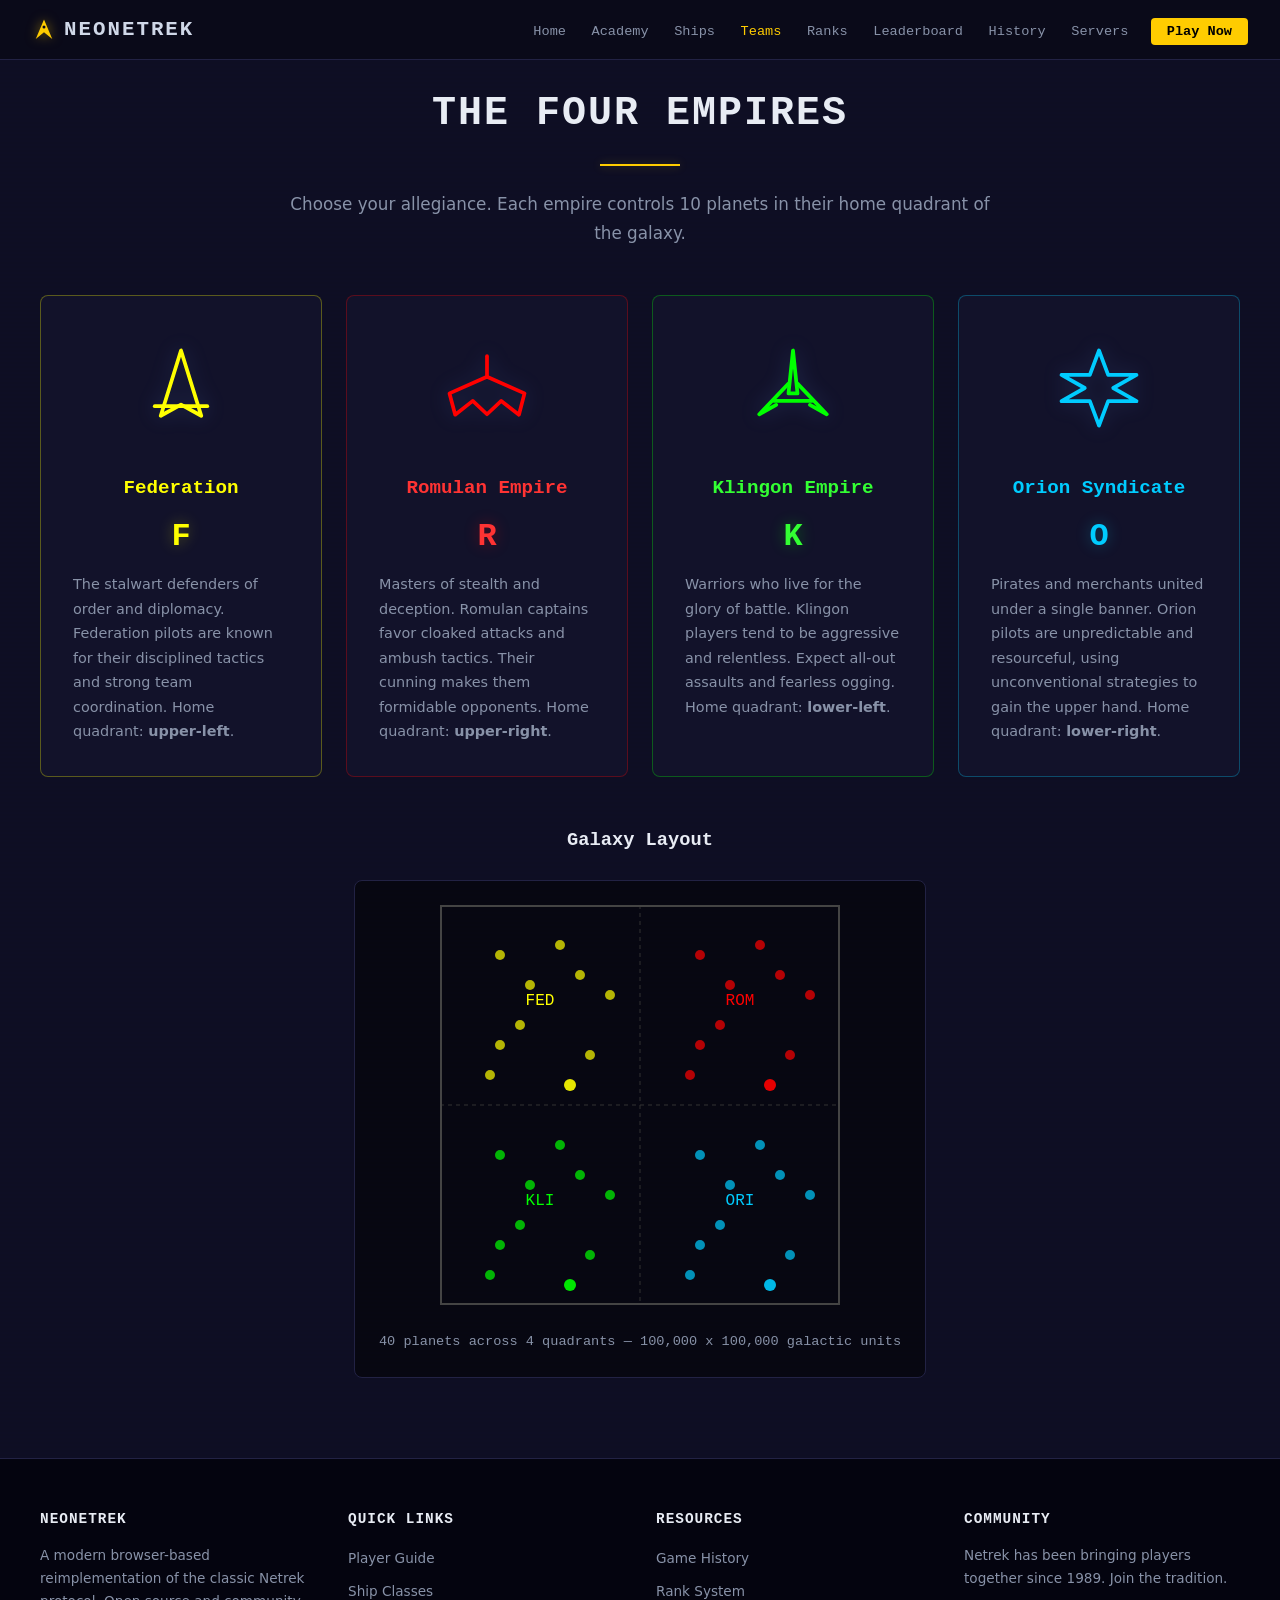
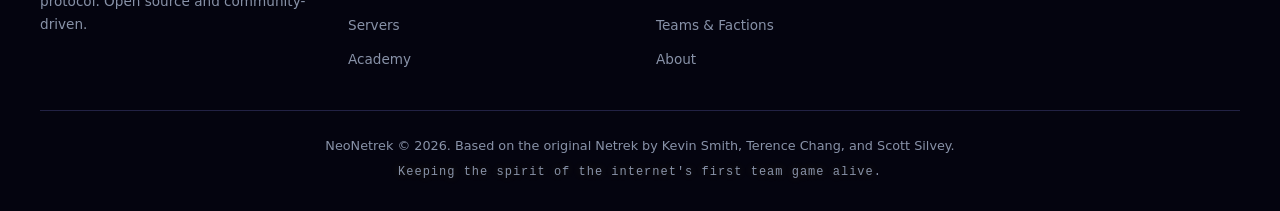
<file: teams.html>
<!DOCTYPE html>
<html lang="en">
<head>
  <meta charset="UTF-8">
  <meta name="viewport" content="width=device-width, initial-scale=1.0">
  <title>NeoNetrek - The Four Empires</title>
  <link rel="icon" type="image/svg+xml" href="favicon.svg">
  <link rel="stylesheet" href="css/style.css">
  <script defer src="https://cloud.umami.is/script.js" data-website-id="e0d481f1-9120-42f4-aa07-5c133b0e5f1d"></script>
</head>
<body>

<canvas id="starfield"></canvas>

<!-- Navigation -->
<nav id="navbar">
  <div class="nav-brand">
    <svg class="logo-icon" viewBox="0 0 32 32" width="24" height="24"><path d="M16,2 L27,28 L16,19 L5,28 Z" fill="currentColor"/><circle cx="16" cy="12" r="2" fill="var(--bg-dark, #0a0a1a)"/></svg>
    <a href="index.html" class="logo-text" style="text-decoration:none;color:inherit">NeoNetrek</a>
  </div>
  <button class="nav-toggle" aria-label="Toggle navigation" onclick="document.getElementById('navbar').classList.toggle('open')">&#9776;</button>
  <ul class="nav-links">
    <li><a href="index.html">Home</a></li>
    <li><a href="academy.html">Academy</a></li>
    <li><a href="ships.html">Ships</a></li>
    <li><a href="teams.html">Teams</a></li>
    <li><a href="ranks.html">Ranks</a></li>
    <li><a href="leaderboard.html">Leaderboard</a></li>
    <li><a href="history.html">History</a></li>
    <li><a href="servers.html">Servers</a></li>
    <li><a href="servers.html" class="btn-play">Play Now</a></li>
  </ul>
</nav>

<!-- Teams Section -->
<section id="teams" class="section section-alt">
  <div class="container">
    <h2 class="section-title">The Four Empires</h2>
    <p class="section-intro">Choose your allegiance. Each empire controls 10 planets in their home quadrant of the galaxy.</p>

    <div class="teams-grid">
      <div class="team-card team-fed">
        <div class="team-emblem">
          <svg viewBox="0 0 80 80" width="120" height="120">
            <!-- Delta / chevron — from drawTeamLogo FED -->
            <path d="M40,15 L26.5,58.5 40,51.1 53.5,58.5 Z" fill="none" stroke="#ffff00" stroke-width="2.5" stroke-linejoin="round" stroke-linecap="round"/>
            <line x1="22.5" y1="52.1" x2="57.5" y2="52.1" stroke="#ffff00" stroke-width="2.5" stroke-linecap="round"/>
          </svg>
        </div>
        <h3>Federation</h3>
        <p class="team-letter">F</p>
        <p>The stalwart defenders of order and diplomacy. Federation pilots are known for their disciplined tactics and strong team coordination. Home quadrant: <strong>upper-left</strong>.</p>
      </div>

      <div class="team-card team-rom">
        <div class="team-emblem">
          <svg viewBox="0 0 80 80" width="120" height="120">
            <!-- Raptor wings — from drawTeamLogo ROM -->
            <path d="M40,32.5 L15,43.6 18.8,57.8 30.5,48.6 40,57.5 49.5,48.6 61.3,57.8 65,43.6 40,32.5 Z" fill="none" stroke="#ff0000" stroke-width="2.5" stroke-linejoin="round" stroke-linecap="round"/>
            <line x1="40" y1="32.5" x2="40" y2="18.8" stroke="#ff0000" stroke-width="2.5" stroke-linecap="round"/>
          </svg>
        </div>
        <h3>Romulan Empire</h3>
        <p class="team-letter">R</p>
        <p>Masters of stealth and deception. Romulan captains favor cloaked attacks and ambush tactics. Their cunning makes them formidable opponents. Home quadrant: <strong>upper-right</strong>.</p>
      </div>

      <div class="team-card team-kli">
        <div class="team-emblem">
          <svg viewBox="0 0 80 80" width="120" height="120">
            <!-- Trefoil — from drawTeamLogo KLI -->
            <!-- Central blade -->
            <path d="M40,15 L37,43.6 43,43.6 Z" fill="none" stroke="#00ff00" stroke-width="2.5" stroke-linejoin="round" stroke-linecap="round"/>
            <!-- Left wing -->
            <polyline points="37,37.1 17.5,57.5 28.8,51.3" fill="none" stroke="#00ff00" stroke-width="2.5" stroke-linejoin="round" stroke-linecap="round"/>
            <!-- Right wing -->
            <polyline points="43,37.1 62.5,57.5 51.3,51.3" fill="none" stroke="#00ff00" stroke-width="2.5" stroke-linejoin="round" stroke-linecap="round"/>
            <!-- Crossbar -->
            <line x1="27.5" y1="48.6" x2="52.5" y2="48.6" stroke="#00ff00" stroke-width="2.5" stroke-linecap="round"/>
          </svg>
        </div>
        <h3>Klingon Empire</h3>
        <p class="team-letter">K</p>
        <p>Warriors who live for the glory of battle. Klingon players tend to be aggressive and relentless. Expect all-out assaults and fearless ogging. Home quadrant: <strong>lower-left</strong>.</p>
      </div>

      <div class="team-card team-ori">
        <div class="team-emblem">
          <svg viewBox="0 0 80 80" width="120" height="120">
            <!-- 8-pointed compass star — from drawTeamLogo ORI -->
            <polygon points="40,15 46.1,31.3 65,31.3 49.5,40 65,48.8 46.1,48.8 40,65 33.9,48.8 15,48.8 30.5,40 15,31.3 33.9,31.3" fill="none" stroke="#00ccff" stroke-width="2.5" stroke-linejoin="round" stroke-linecap="round"/>
          </svg>
        </div>
        <h3>Orion Syndicate</h3>
        <p class="team-letter">O</p>
        <p>Pirates and merchants united under a single banner. Orion pilots are unpredictable and resourceful, using unconventional strategies to gain the upper hand. Home quadrant: <strong>lower-right</strong>.</p>
      </div>
    </div>

    <div class="galaxy-map">
      <h3>Galaxy Layout</h3>
      <div class="map-visual">
        <svg viewBox="0 0 400 400" width="400" height="400" class="galaxy-svg">
          <!-- Grid -->
          <line x1="200" y1="0" x2="200" y2="400" stroke="#333" stroke-width="1" stroke-dasharray="4"/>
          <line x1="0" y1="200" x2="400" y2="200" stroke="#333" stroke-width="1" stroke-dasharray="4"/>
          <!-- Quadrant labels -->
          <text x="100" y="100" text-anchor="middle" fill="#ffff00" font-size="16" font-family="monospace">FED</text>
          <text x="300" y="100" text-anchor="middle" fill="#ff0000" font-size="16" font-family="monospace">ROM</text>
          <text x="100" y="300" text-anchor="middle" fill="#00ff00" font-size="16" font-family="monospace">KLI</text>
          <text x="300" y="300" text-anchor="middle" fill="#00ccff" font-size="16" font-family="monospace">ORI</text>
          <!-- Planets (10 per team, scattered in quadrants) -->
          <circle cx="60" cy="50" r="5" fill="#ffff00" opacity="0.7"/><circle cx="140" cy="70" r="5" fill="#ffff00" opacity="0.7"/>
          <circle cx="80" cy="120" r="5" fill="#ffff00" opacity="0.7"/><circle cx="150" cy="150" r="5" fill="#ffff00" opacity="0.7"/>
          <circle cx="50" cy="170" r="5" fill="#ffff00" opacity="0.7"/><circle cx="120" cy="40" r="5" fill="#ffff00" opacity="0.7"/>
          <circle cx="170" cy="90" r="5" fill="#ffff00" opacity="0.7"/><circle cx="90" cy="80" r="5" fill="#ffff00" opacity="0.7"/>
          <circle cx="60" cy="140" r="5" fill="#ffff00" opacity="0.7"/><circle cx="130" cy="180" r="6" fill="#ffff00" opacity="0.9"/>

          <circle cx="260" cy="50" r="5" fill="#ff0000" opacity="0.7"/><circle cx="340" cy="70" r="5" fill="#ff0000" opacity="0.7"/>
          <circle cx="280" cy="120" r="5" fill="#ff0000" opacity="0.7"/><circle cx="350" cy="150" r="5" fill="#ff0000" opacity="0.7"/>
          <circle cx="250" cy="170" r="5" fill="#ff0000" opacity="0.7"/><circle cx="320" cy="40" r="5" fill="#ff0000" opacity="0.7"/>
          <circle cx="370" cy="90" r="5" fill="#ff0000" opacity="0.7"/><circle cx="290" cy="80" r="5" fill="#ff0000" opacity="0.7"/>
          <circle cx="260" cy="140" r="5" fill="#ff0000" opacity="0.7"/><circle cx="330" cy="180" r="6" fill="#ff0000" opacity="0.9"/>

          <circle cx="60" cy="250" r="5" fill="#00ff00" opacity="0.7"/><circle cx="140" cy="270" r="5" fill="#00ff00" opacity="0.7"/>
          <circle cx="80" cy="320" r="5" fill="#00ff00" opacity="0.7"/><circle cx="150" cy="350" r="5" fill="#00ff00" opacity="0.7"/>
          <circle cx="50" cy="370" r="5" fill="#00ff00" opacity="0.7"/><circle cx="120" cy="240" r="5" fill="#00ff00" opacity="0.7"/>
          <circle cx="170" cy="290" r="5" fill="#00ff00" opacity="0.7"/><circle cx="90" cy="280" r="5" fill="#00ff00" opacity="0.7"/>
          <circle cx="60" cy="340" r="5" fill="#00ff00" opacity="0.7"/><circle cx="130" cy="380" r="6" fill="#00ff00" opacity="0.9"/>

          <circle cx="260" cy="250" r="5" fill="#00ccff" opacity="0.7"/><circle cx="340" cy="270" r="5" fill="#00ccff" opacity="0.7"/>
          <circle cx="280" cy="320" r="5" fill="#00ccff" opacity="0.7"/><circle cx="350" cy="350" r="5" fill="#00ccff" opacity="0.7"/>
          <circle cx="250" cy="370" r="5" fill="#00ccff" opacity="0.7"/><circle cx="320" cy="240" r="5" fill="#00ccff" opacity="0.7"/>
          <circle cx="370" cy="290" r="5" fill="#00ccff" opacity="0.7"/><circle cx="290" cy="280" r="5" fill="#00ccff" opacity="0.7"/>
          <circle cx="260" cy="340" r="5" fill="#00ccff" opacity="0.7"/><circle cx="330" cy="380" r="6" fill="#00ccff" opacity="0.9"/>
          <!-- Border -->
          <rect x="1" y="1" width="398" height="398" fill="none" stroke="#444" stroke-width="2"/>
        </svg>
        <p class="map-caption">40 planets across 4 quadrants &mdash; 100,000 x 100,000 galactic units</p>
      </div>
    </div>
  </div>
</section>

<!-- Footer -->
<footer class="footer">
  <div class="container">
    <div class="footer-grid">
      <div class="footer-col">
        <h4>NeoNetrek</h4>
        <p>A modern browser-based reimplementation of the classic Netrek protocol. Open source and community-driven.</p>
      </div>
      <div class="footer-col">
        <h4>Quick Links</h4>
        <ul>
          <li><a href="academy.html">Player Guide</a></li>
          <li><a href="ships.html">Ship Classes</a></li>
          <li><a href="servers.html">Servers</a></li>
          <li><a href="academy.html">Academy</a></li>
        </ul>
      </div>
      <div class="footer-col">
        <h4>Resources</h4>
        <ul>
          <li><a href="history.html">Game History</a></li>
          <li><a href="ranks.html">Rank System</a></li>
          <li><a href="teams.html">Teams &amp; Factions</a></li>
          <li><a href="index.html">About</a></li>
        </ul>
      </div>
      <div class="footer-col">
        <h4>Community</h4>
        <p>Netrek has been bringing players together since 1989. Join the tradition.</p>
      </div>
    </div>
    <div class="footer-bottom">
      <p>NeoNetrek &copy; 2026. Based on the original Netrek by Kevin Smith, Terence Chang, and Scott Silvey.</p>
      <p class="footer-heritage">Keeping the spirit of the internet's first team game alive.</p>
    </div>
  </div>
</footer>

<script src="js/main.js"></script>
</body>
</html>
</file>
<file: css/style.css>
/* ==========================================================================
   NeoNetrek Companion Website - Space Theme Stylesheet
   ========================================================================== */

/* ---------- Reset & Base ---------- */
*, *::before, *::after { margin: 0; padding: 0; box-sizing: border-box; }

:root {
  --bg-primary: #0a0a1a;
  --bg-secondary: #0e0e24;
  --bg-card: #12122a;
  --bg-card-hover: #1a1a3a;
  --text-primary: #d0d8e8;
  --text-secondary: #8892a8;
  --text-heading: #e8ecf4;
  --accent-gold: #ffcc00;
  --accent-blue: #4488ff;
  --team-fed: #ffff00;
  --team-rom: #ff3333;
  --team-kli: #33ff33;
  --team-ori: #00ccff;
  --glow-fed: rgba(255,255,0,0.3);
  --glow-rom: rgba(255,0,0,0.3);
  --glow-kli: rgba(0,255,0,0.3);
  --glow-ori: rgba(0,204,255,0.3);
  --border-color: #222244;
  --font-mono: 'Courier New', 'Fira Code', monospace;
  --font-sans: 'Segoe UI', system-ui, -apple-system, sans-serif;
  --nav-height: 60px;
}

html {
  scroll-behavior: smooth;
  scroll-padding-top: var(--nav-height);
}

body {
  background: var(--bg-primary);
  color: var(--text-primary);
  font-family: var(--font-sans);
  line-height: 1.7;
  overflow-x: hidden;
}

/* ---------- Starfield Canvas ---------- */
#starfield {
  position: fixed;
  top: 0; left: 0;
  width: 100%; height: 100%;
  z-index: 0;
  pointer-events: none;
}

/* ---------- Navigation ---------- */
#navbar {
  position: fixed;
  top: 0; left: 0; right: 0;
  height: var(--nav-height);
  background: rgba(10,10,26,0.92);
  backdrop-filter: blur(12px);
  border-bottom: 1px solid var(--border-color);
  display: flex;
  align-items: center;
  justify-content: space-between;
  padding: 0 2rem;
  z-index: 1000;
}

.nav-brand {
  display: flex;
  align-items: center;
  gap: 0.5rem;
}

.logo-icon {
  color: var(--accent-gold);
  filter: drop-shadow(0 0 6px rgba(255,204,0,0.5));
  vertical-align: middle;
}

.logo-text {
  font-family: var(--font-mono);
  font-size: 1.3rem;
  font-weight: bold;
  color: var(--text-heading);
  letter-spacing: 2px;
  text-transform: uppercase;
}

.nav-toggle {
  display: none;
  background: none;
  border: 1px solid var(--border-color);
  color: var(--text-primary);
  font-size: 1.4rem;
  padding: 0.3rem 0.6rem;
  cursor: pointer;
  border-radius: 4px;
}

.nav-links {
  list-style: none;
  display: flex;
  gap: 0.2rem;
  align-items: center;
}

.nav-links a {
  color: var(--text-secondary);
  text-decoration: none;
  font-size: 0.85rem;
  padding: 0.4rem 0.7rem;
  border-radius: 4px;
  transition: color 0.2s, background 0.2s;
  font-family: var(--font-mono);
}

.nav-links a:hover {
  color: var(--text-heading);
  background: rgba(255,255,255,0.05);
}

.nav-links .btn-play {
  background: var(--accent-gold);
  color: #000 !important;
  font-weight: bold;
  padding: 0.4rem 1rem;
  margin-left: 0.5rem;
}

.nav-links .btn-play:hover {
  background: #ffe044;
  box-shadow: 0 0 15px rgba(255,204,0,0.4);
}

/* ---------- Hero ---------- */
.hero {
  position: relative;
  min-height: 100vh;
  display: flex;
  align-items: center;
  justify-content: center;
  text-align: center;
  padding: 6rem 2rem 4rem;
  z-index: 1;
  overflow: hidden;
}

.hero::before {
  content: '';
  position: absolute;
  top: 0; left: 0; right: 0; bottom: 0;
  background: radial-gradient(ellipse at center, rgba(40,40,120,0.2) 0%, transparent 70%);
  pointer-events: none;
}

.hero-content {
  position: relative;
  max-width: 800px;
}

.hero-content h1 {
  font-family: var(--font-mono);
  font-size: clamp(2.5rem, 8vw, 5rem);
  color: var(--text-heading);
  letter-spacing: 6px;
  text-transform: uppercase;
  margin-bottom: 1rem;
  text-shadow: 0 0 40px rgba(68,136,255,0.3), 0 0 80px rgba(68,136,255,0.1);
}

.tagline {
  font-size: clamp(1rem, 2.5vw, 1.4rem);
  color: var(--accent-gold);
  font-family: var(--font-mono);
  margin-bottom: 1rem;
  text-shadow: 0 0 20px rgba(255,204,0,0.3);
}

.subtitle {
  font-size: 1.1rem;
  color: var(--text-secondary);
  margin-bottom: 2.5rem;
  max-width: 600px;
  margin-left: auto;
  margin-right: auto;
}

.hero-ships {
  position: absolute;
  top: 0; left: 0; right: 0; bottom: 0;
  pointer-events: none;
  overflow: hidden;
}

.hero-ship {
  position: absolute;
  opacity: 0.15;
  animation: float 20s ease-in-out infinite;
}

.ship-fed { top: 15%; left: 8%; animation-delay: 0s; }
.ship-rom { top: 20%; right: 12%; animation-delay: -5s; }
.ship-kli { bottom: 25%; left: 15%; animation-delay: -10s; }
.ship-ori { bottom: 20%; right: 8%; animation-delay: -15s; }

@keyframes float {
  0%, 100% { transform: translateY(0) rotate(0deg); }
  25% { transform: translateY(-20px) rotate(3deg); }
  50% { transform: translateY(10px) rotate(-2deg); }
  75% { transform: translateY(-15px) rotate(1deg); }
}

.hero-buttons {
  display: flex;
  gap: 1rem;
  justify-content: center;
  flex-wrap: wrap;
}

/* ---------- Buttons ---------- */
.btn {
  display: inline-block;
  padding: 0.8rem 2rem;
  border-radius: 4px;
  text-decoration: none;
  font-family: var(--font-mono);
  font-weight: bold;
  font-size: 1rem;
  transition: all 0.3s;
  cursor: pointer;
  border: none;
}

.btn-primary {
  background: var(--accent-gold);
  color: #000;
  box-shadow: 0 0 20px rgba(255,204,0,0.2);
}

.btn-primary:hover {
  background: #ffe044;
  box-shadow: 0 0 30px rgba(255,204,0,0.4);
  transform: translateY(-2px);
}

.btn-secondary {
  background: transparent;
  color: var(--accent-blue);
  border: 1px solid var(--accent-blue);
}

.btn-secondary:hover {
  background: rgba(68,136,255,0.1);
  box-shadow: 0 0 20px rgba(68,136,255,0.2);
  transform: translateY(-2px);
}

.btn-large {
  padding: 1rem 3rem;
  font-size: 1.2rem;
}

/* ---------- Sections ---------- */
.section {
  position: relative;
  z-index: 1;
  padding: 5rem 2rem;
}

.section-alt {
  background: var(--bg-secondary);
}

.container {
  max-width: 1200px;
  margin: 0 auto;
}

.section-title {
  font-family: var(--font-mono);
  font-size: clamp(1.8rem, 4vw, 2.5rem);
  color: var(--text-heading);
  text-align: center;
  margin-bottom: 0.5rem;
  letter-spacing: 2px;
  text-transform: uppercase;
}

.section-title::after {
  content: '';
  display: block;
  width: 80px;
  height: 2px;
  background: var(--accent-gold);
  margin: 1rem auto 0;
  box-shadow: 0 0 10px rgba(255,204,0,0.3);
}

.section-intro {
  text-align: center;
  color: var(--text-secondary);
  max-width: 700px;
  margin: 1.5rem auto 3rem;
  font-size: 1.05rem;
}

/* ---------- About Cards ---------- */
.about-grid {
  display: grid;
  grid-template-columns: repeat(auto-fit, minmax(250px, 1fr));
  gap: 1.5rem;
}

.about-card {
  background: var(--bg-card);
  border: 1px solid var(--border-color);
  border-radius: 8px;
  padding: 2rem;
  text-align: center;
  transition: transform 0.3s, border-color 0.3s;
}

.about-card:hover {
  transform: translateY(-4px);
  border-color: var(--accent-blue);
}

.card-icon {
  font-size: 2.5rem;
  margin-bottom: 1rem;
  color: var(--accent-gold);
}

.about-card h3 {
  font-family: var(--font-mono);
  color: var(--text-heading);
  margin-bottom: 0.8rem;
  font-size: 1.1rem;
}

.about-card p {
  color: var(--text-secondary);
  font-size: 0.95rem;
}

/* ---------- Player Guide ---------- */
.guide-toc {
  background: var(--bg-card);
  border: 1px solid var(--border-color);
  border-radius: 8px;
  padding: 2rem;
  margin-bottom: 2rem;
}

.guide-toc h3 {
  font-family: var(--font-mono);
  color: var(--accent-gold);
  margin-bottom: 1rem;
}

.guide-toc ol {
  padding-left: 1.5rem;
  display: grid;
  grid-template-columns: repeat(auto-fit, minmax(300px, 1fr));
  gap: 0.5rem;
}

.guide-toc li {
  color: var(--text-secondary);
  font-size: 0.95rem;
}

.guide-sections {
  display: grid;
  gap: 2rem;
}

.guide-block {
  background: var(--bg-card);
  border: 1px solid var(--border-color);
  border-radius: 8px;
  padding: 2rem;
}

.guide-block h3 {
  font-family: var(--font-mono);
  color: var(--accent-gold);
  margin-bottom: 1rem;
  font-size: 1.1rem;
}

.guide-block p, .guide-block li {
  color: var(--text-secondary);
  margin-bottom: 0.8rem;
}

.guide-block ol, .guide-block ul {
  padding-left: 1.5rem;
}

.guide-block strong {
  color: var(--text-heading);
}

kbd {
  display: inline-block;
  background: #1a1a3a;
  border: 1px solid #444;
  border-radius: 4px;
  padding: 0.15rem 0.5rem;
  font-family: var(--font-mono);
  font-size: 0.85rem;
  color: var(--accent-gold);
  box-shadow: 0 1px 2px rgba(0,0,0,0.4);
  min-width: 1.8rem;
  text-align: center;
}

.keybind-grid {
  display: grid;
  grid-template-columns: repeat(auto-fill, minmax(200px, 1fr));
  gap: 0.6rem;
}

.keybind-groups {
  display: grid;
  grid-template-columns: repeat(auto-fill, minmax(220px, 1fr));
  gap: 1.2rem;
}

.keybind-group h4 {
  color: var(--accent-blue, #4488ff);
  font-family: var(--font-mono);
  font-size: 0.8rem;
  text-transform: uppercase;
  letter-spacing: 0.08em;
  margin-bottom: 0.5rem;
  padding-bottom: 0.3rem;
  border-bottom: 1px solid var(--border-color, #222244);
}

.keybind {
  display: flex;
  align-items: center;
  gap: 0.8rem;
  padding: 0.4rem;
}

.keybind span {
  color: var(--text-secondary);
  font-size: 0.9rem;
}

.keybind-mouse {
  display: inline-block;
  padding: 0.15em 0.5em;
  font-family: var(--font-mono);
  font-size: 0.8em;
  color: var(--text-primary, #d0d8e8);
  background: rgba(255, 255, 255, 0.06);
  border: 1px solid var(--border-color, #222244);
  border-radius: 3px;
}

/* ---------- Ships ---------- */
.ships-grid {
  display: grid;
  grid-template-columns: repeat(auto-fill, minmax(320px, 1fr));
  gap: 1.5rem;
}

.ship-card {
  background: var(--bg-card);
  border: 1px solid var(--border-color);
  border-radius: 8px;
  padding: 1.5rem;
  transition: transform 0.3s, border-color 0.3s;
}

.ship-card:hover {
  transform: translateY(-4px);
  border-color: var(--accent-blue);
}

.ship-card-highlight {
  border-color: var(--accent-gold);
  box-shadow: 0 0 20px rgba(255,204,0,0.1);
}

.ship-visual {
  text-align: center;
  margin-bottom: 1rem;
  padding: 0.5rem;
}

.ship-visual svg {
  filter: drop-shadow(0 0 8px rgba(100,150,255,0.3));
}

.ship-card h3 {
  font-family: var(--font-mono);
  color: var(--text-heading);
  margin-bottom: 0.5rem;
  display: flex;
  align-items: center;
  gap: 0.5rem;
}

.ship-code {
  background: rgba(68,136,255,0.2);
  color: var(--accent-blue);
  font-size: 0.75rem;
  padding: 0.1rem 0.4rem;
  border-radius: 3px;
}

.recommended {
  background: rgba(255,204,0,0.2);
  color: var(--accent-gold);
  font-size: 0.7rem;
  padding: 0.1rem 0.5rem;
  border-radius: 3px;
}

.ship-desc {
  color: var(--text-secondary);
  font-size: 0.9rem;
  margin-bottom: 1rem;
}

.ship-stats {
  display: grid;
  gap: 0.4rem;
  margin-bottom: 0.8rem;
}

.stat {
  display: grid;
  grid-template-columns: 70px 1fr 50px;
  align-items: center;
  gap: 0.5rem;
  font-size: 0.8rem;
}

.stat-label {
  color: var(--text-secondary);
  font-family: var(--font-mono);
}

.stat-bar {
  height: 6px;
  background: rgba(255,255,255,0.05);
  border-radius: 3px;
  overflow: hidden;
}

.stat-fill {
  height: 100%;
  background: linear-gradient(90deg, var(--accent-blue), #66bbff);
  border-radius: 3px;
  transition: width 0.5s;
}

.stat-val {
  color: var(--text-heading);
  font-family: var(--font-mono);
  text-align: right;
  font-size: 0.8rem;
}

.ship-weapons {
  color: var(--text-secondary);
  font-size: 0.8rem;
  font-family: var(--font-mono);
  border-top: 1px solid var(--border-color);
  padding-top: 0.6rem;
}

/* ---------- Teams ---------- */
.teams-grid {
  display: grid;
  grid-template-columns: repeat(auto-fit, minmax(260px, 1fr));
  gap: 1.5rem;
  margin-bottom: 3rem;
}

.team-card {
  background: var(--bg-card);
  border: 1px solid var(--border-color);
  border-radius: 8px;
  padding: 2rem;
  text-align: center;
  transition: transform 0.3s, box-shadow 0.3s;
}

.team-card:hover { transform: translateY(-4px); }

.team-fed { border-color: rgba(255,255,0,0.3); }
.team-fed:hover { box-shadow: 0 0 30px var(--glow-fed); }
.team-rom { border-color: rgba(255,0,0,0.3); }
.team-rom:hover { box-shadow: 0 0 30px var(--glow-rom); }
.team-kli { border-color: rgba(0,255,0,0.3); }
.team-kli:hover { box-shadow: 0 0 30px var(--glow-kli); }
.team-ori { border-color: rgba(0,204,255,0.3); }
.team-ori:hover { box-shadow: 0 0 30px var(--glow-ori); }

.team-emblem {
  margin-bottom: 1rem;
}

.team-emblem svg {
  filter: drop-shadow(0 0 10px rgba(100,150,255,0.2));
}

.team-card h3 {
  font-family: var(--font-mono);
  color: var(--text-heading);
  font-size: 1.2rem;
  margin-bottom: 0.3rem;
}

.team-fed h3 { color: var(--team-fed); }
.team-rom h3 { color: var(--team-rom); }
.team-kli h3 { color: var(--team-kli); }
.team-ori h3 { color: var(--team-ori); }

.team-letter {
  font-family: var(--font-mono);
  font-size: 2rem;
  font-weight: bold;
  margin-bottom: 0.5rem;
}

.team-fed .team-letter { color: var(--team-fed); text-shadow: 0 0 15px var(--glow-fed); }
.team-rom .team-letter { color: var(--team-rom); text-shadow: 0 0 15px var(--glow-rom); }
.team-kli .team-letter { color: var(--team-kli); text-shadow: 0 0 15px var(--glow-kli); }
.team-ori .team-letter { color: var(--team-ori); text-shadow: 0 0 15px var(--glow-ori); }

.team-card p:last-child {
  color: var(--text-secondary);
  font-size: 0.9rem;
  text-align: left;
}

/* Galaxy Map */
.galaxy-map {
  text-align: center;
}

.galaxy-map h3 {
  font-family: var(--font-mono);
  color: var(--text-heading);
  margin-bottom: 1.5rem;
}

.map-visual {
  display: inline-block;
  background: rgba(0,0,0,0.5);
  border: 1px solid var(--border-color);
  border-radius: 8px;
  padding: 1.5rem;
}

.galaxy-svg {
  max-width: 100%;
  height: auto;
}

.map-caption {
  color: var(--text-secondary);
  font-size: 0.85rem;
  font-family: var(--font-mono);
  margin-top: 1rem;
}

/* ---------- Ranks Table ---------- */
.ranks-table-wrap {
  overflow-x: auto;
  margin-bottom: 3rem;
}

.ranks-table {
  width: 100%;
  border-collapse: collapse;
  font-family: var(--font-mono);
  font-size: 0.9rem;
}

.ranks-table th {
  background: rgba(68,136,255,0.1);
  color: var(--accent-blue);
  padding: 0.8rem 1rem;
  text-align: left;
  border-bottom: 2px solid var(--border-color);
  font-size: 0.8rem;
  text-transform: uppercase;
  letter-spacing: 1px;
}

.ranks-table td {
  padding: 0.7rem 1rem;
  border-bottom: 1px solid rgba(255,255,255,0.04);
  color: var(--text-secondary);
}

.ranks-table tr:hover td {
  background: rgba(255,255,255,0.02);
}

.rank-num {
  color: var(--accent-gold);
  font-weight: bold;
}

.rank-elite td {
  color: var(--text-heading);
}

.rank-elite .rank-num {
  color: #ff8844;
  text-shadow: 0 0 8px rgba(255,136,68,0.4);
}

/* Rating cards */
.ratings-info h3 {
  font-family: var(--font-mono);
  color: var(--text-heading);
  margin-bottom: 1rem;
  text-align: center;
}

.ratings-info > p {
  text-align: center;
  color: var(--text-secondary);
  margin-bottom: 1.5rem;
}

.rating-cards {
  display: grid;
  grid-template-columns: repeat(auto-fit, minmax(250px, 1fr));
  gap: 1.5rem;
  margin-bottom: 1rem;
}

.rating-card {
  background: var(--bg-card);
  border: 1px solid var(--border-color);
  border-radius: 8px;
  padding: 1.5rem;
}

.rating-card h4 {
  font-family: var(--font-mono);
  color: var(--accent-gold);
  margin-bottom: 0.5rem;
}

.rating-card p {
  color: var(--text-secondary);
  font-size: 0.9rem;
}

.rating-note {
  text-align: center;
  color: var(--text-secondary);
  font-size: 0.85rem;
  font-style: italic;
}

/* ---------- Timeline ---------- */
.timeline {
  position: relative;
  padding-left: 3rem;
  margin-bottom: 3rem;
}

.timeline::before {
  content: '';
  position: absolute;
  left: 1rem;
  top: 0;
  bottom: 0;
  width: 2px;
  background: linear-gradient(to bottom, var(--accent-gold), var(--accent-blue), var(--accent-gold));
}

.timeline-item {
  position: relative;
  margin-bottom: 2.5rem;
}

.timeline-item::before {
  content: '';
  position: absolute;
  left: -2.25rem;
  top: 0.4rem;
  width: 12px;
  height: 12px;
  background: var(--accent-gold);
  border-radius: 50%;
  box-shadow: 0 0 10px rgba(255,204,0,0.4);
}

.timeline-year {
  font-family: var(--font-mono);
  font-size: 0.85rem;
  color: var(--accent-gold);
  margin-bottom: 0.3rem;
  letter-spacing: 2px;
}

.timeline-content h3 {
  font-family: var(--font-mono);
  color: var(--text-heading);
  font-size: 1.1rem;
  margin-bottom: 0.5rem;
}

.timeline-content p {
  color: var(--text-secondary);
  font-size: 0.95rem;
}

.history-facts {
  background: var(--bg-card);
  border: 1px solid var(--border-color);
  border-radius: 8px;
  padding: 2rem;
}

.history-facts h3 {
  font-family: var(--font-mono);
  color: var(--accent-gold);
  margin-bottom: 1rem;
}

.history-facts li {
  color: var(--text-secondary);
  margin-bottom: 0.7rem;
  padding-left: 0.5rem;
  font-size: 0.95rem;
}

.history-facts strong {
  color: var(--text-heading);
}

/* ---------- Servers ---------- */
.servers-grid {
  display: grid;
  grid-template-columns: repeat(auto-fill, minmax(320px, 1fr));
  gap: 1.5rem;
}

.server-card {
  background: var(--bg-card);
  border: 1px solid var(--border-color);
  border-radius: 8px;
  padding: 1.5rem;
  transition: transform 0.3s, border-color 0.3s;
}

.server-card:hover {
  transform: translateY(-4px);
  border-color: var(--accent-blue);
}

.server-name {
  font-family: var(--font-mono);
  font-size: 1.1rem;
  color: var(--text-heading);
  margin-bottom: 0.3rem;
}

.server-location {
  font-family: var(--font-mono);
  font-size: 0.75rem;
  color: var(--text-secondary);
  text-transform: uppercase;
  letter-spacing: 1px;
  margin-bottom: 0.8rem;
}

.server-location::before {
  content: '> ';
  color: var(--accent-gold);
}

.server-desc {
  color: var(--text-secondary);
  font-size: 0.9rem;
  margin-bottom: 1rem;
}

.server-status {
  display: flex;
  align-items: center;
  gap: 0.5rem;
  margin-bottom: 1rem;
  font-family: var(--font-mono);
  font-size: 0.8rem;
}

.status-dot {
  width: 8px;
  height: 8px;
  border-radius: 50%;
  background: #555;
}

.status-dot.online, .status-dot.status-online {
  background: #33ff33;
  box-shadow: 0 0 6px rgba(0,255,0,0.4);
}

.status-dot.offline, .status-dot.status-offline {
  background: #ff3333;
}

.status-dot.status-unknown {
  background: #555;
  animation: pulse 1.5s ease-in-out infinite;
}

@keyframes pulse {
  0%, 100% { opacity: 0.4; }
  50% { opacity: 1; }
}

.server-players, .player-count {
  color: var(--text-secondary);
}

.server-established {
  font-family: var(--font-mono);
  font-size: 0.7rem;
  color: var(--text-secondary);
  margin-bottom: 0.6rem;
}

.server-features {
  display: flex;
  flex-wrap: wrap;
  gap: 0.4rem;
  margin-bottom: 1rem;
}

.server-feature-tag {
  font-family: var(--font-mono);
  font-size: 0.65rem;
  color: var(--accent-blue);
  border: 1px solid rgba(68,136,255,0.3);
  border-radius: 3px;
  padding: 0.15rem 0.5rem;
  text-transform: uppercase;
  letter-spacing: 0.5px;
}

.server-join, .server-join-btn {
  display: inline-block;
  background: var(--accent-gold);
  color: #000;
  font-family: var(--font-mono);
  font-weight: bold;
  font-size: 0.85rem;
  padding: 0.5rem 1.5rem;
  border-radius: 4px;
  text-decoration: none;
  transition: all 0.3s;
}

.server-join:hover, .server-join-btn:hover {
  background: #ffe044;
  box-shadow: 0 0 15px rgba(255,204,0,0.4);
  transform: translateY(-1px);
}

.server-join-disabled {
  background: #333;
  color: #666;
  cursor: not-allowed;
}

.server-join-disabled:hover {
  background: #333;
  box-shadow: none;
  transform: none;
}

.servers-empty {
  text-align: center;
  color: var(--text-secondary);
  padding: 3rem 1rem;
  font-style: italic;
  grid-column: 1 / -1;
}

/* -- Server Instance Sub-cards -- */
.server-instances {
  margin-bottom: 1rem;
}

.instance-list-label {
  font-family: var(--font-mono);
  font-size: 0.7rem;
  color: var(--text-secondary);
  text-transform: uppercase;
  letter-spacing: 1px;
  margin-bottom: 0.5rem;
}

.server-instance {
  background: rgba(255,255,255,0.03);
  border: 1px solid rgba(255,255,255,0.08);
  border-radius: 6px;
  padding: 0.75rem;
  margin-bottom: 0.5rem;
}

.instance-header {
  display: flex;
  justify-content: space-between;
  align-items: center;
  margin-bottom: 0.3rem;
}

.server-instance .instance-name {
  font-family: var(--font-mono);
  font-size: 0.85rem;
  color: var(--text-heading);
}

.server-instance .instance-players {
  font-family: var(--font-mono);
  font-size: 0.75rem;
  color: var(--text-secondary);
}

.server-instance .instance-desc {
  font-size: 0.8rem;
  color: var(--text-secondary);
  margin-bottom: 0.4rem;
}

.server-instance .instance-features {
  display: flex;
  flex-wrap: wrap;
  gap: 0.3rem;
  margin-bottom: 0.5rem;
}

.server-join-small {
  font-size: 0.75rem;
  padding: 0.3rem 1rem;
}

/* -- Server Latency Indicator -- */
.server-latency {
  display: flex;
  align-items: center;
  gap: 0.5rem;
  margin-bottom: 1rem;
  font-family: var(--font-mono);
  font-size: 0.75rem;
}

.latency-bars {
  display: inline-flex;
  align-items: flex-end;
  gap: 2px;
  height: 14px;
}

.latency-bar {
  width: 4px;
  background: #333;
  border-radius: 1px;
  transition: background 0.3s;
}

.latency-bar.bar-1 { height: 4px; }
.latency-bar.bar-2 { height: 7px; }
.latency-bar.bar-3 { height: 10px; }
.latency-bar.bar-4 { height: 14px; }

/* Level 0: offline / no signal */
.latency-level-0 .latency-bar { background: #333; }
.latency-bars.latency-none + .latency-text { color: var(--text-secondary); }

/* Level 1: high latency - red, only 1 bar lit */
.latency-level-1 .bar-1 { background: #ff3333; box-shadow: 0 0 4px rgba(255,51,51,0.4); }

/* Level 2: medium latency - orange, 2 bars lit */
.latency-level-2 .bar-1,
.latency-level-2 .bar-2 { background: #ff8833; box-shadow: 0 0 4px rgba(255,136,51,0.4); }

/* Level 3: good latency - yellow-green, 3 bars lit */
.latency-level-3 .bar-1,
.latency-level-3 .bar-2,
.latency-level-3 .bar-3 { background: #88cc33; box-shadow: 0 0 4px rgba(136,204,51,0.4); }

/* Level 4: excellent latency - green, all bars lit */
.latency-level-4 .bar-1,
.latency-level-4 .bar-2,
.latency-level-4 .bar-3,
.latency-level-4 .bar-4 { background: #33ff33; box-shadow: 0 0 4px rgba(51,255,51,0.4); }

.latency-text {
  color: var(--text-secondary);
}

.latency-bars.latency-excellent + .latency-text { color: #33ff33; }
.latency-bars.latency-good + .latency-text { color: #88cc33; }
.latency-bars.latency-medium + .latency-text { color: #ff8833; }
.latency-bars.latency-high + .latency-text { color: #ff3333; }

/* -- Server Actions Layout -- */
.server-actions {
  display: flex;
  gap: 0.5rem;
  flex-wrap: wrap;
  align-items: center;
}

.server-actions .btn {
  font-size: 0.85rem;
  padding: 0.5rem 1.5rem;
}

/* ---------- Play CTA ---------- */
.section-play {
  background: linear-gradient(135deg, #0a0a2e 0%, #1a0a3a 50%, #0a1a3a 100%);
  text-align: center;
}

.play-cta h2 {
  font-family: var(--font-mono);
  font-size: clamp(2rem, 5vw, 3rem);
  color: var(--text-heading);
  margin-bottom: 1rem;
}

.play-cta > p {
  color: var(--text-secondary);
  font-size: 1.1rem;
  margin-bottom: 2rem;
  max-width: 500px;
  margin-left: auto;
  margin-right: auto;
}

.play-note {
  color: var(--text-secondary);
  font-size: 0.8rem;
  margin-top: 1rem;
}

/* ---------- Footer ---------- */
.footer {
  position: relative;
  z-index: 1;
  background: rgba(5,5,15,0.95);
  border-top: 1px solid var(--border-color);
  padding: 3rem 2rem 1.5rem;
}

.footer-grid {
  display: grid;
  grid-template-columns: repeat(auto-fit, minmax(200px, 1fr));
  gap: 2rem;
  margin-bottom: 2rem;
}

.footer-col h4 {
  font-family: var(--font-mono);
  color: var(--text-heading);
  margin-bottom: 0.8rem;
  font-size: 0.9rem;
  text-transform: uppercase;
  letter-spacing: 1px;
}

.footer-col p {
  color: var(--text-secondary);
  font-size: 0.85rem;
}

.footer-col ul {
  list-style: none;
}

.footer-col li { margin-bottom: 0.4rem; }

.footer-col a {
  color: var(--text-secondary);
  text-decoration: none;
  font-size: 0.85rem;
  transition: color 0.2s;
}

.footer-col a:hover { color: var(--accent-gold); }

.footer-bottom {
  border-top: 1px solid var(--border-color);
  padding-top: 1.5rem;
  text-align: center;
}

.footer-bottom a {
  color: var(--text-secondary);
  text-decoration: none;
  transition: color 0.2s;
}

.footer-bottom a:hover { color: var(--accent-gold); }

.footer-bottom p {
  color: var(--text-secondary);
  font-size: 0.8rem;
  margin-bottom: 0.3rem;
}

.footer-heritage {
  color: var(--accent-gold);
  font-family: var(--font-mono);
  font-size: 0.75rem !important;
  letter-spacing: 1px;
  text-shadow: 0 0 10px rgba(255,204,0,0.2);
}

/* ---------- Responsive ---------- */
@media (max-width: 768px) {
  .nav-toggle { display: block; }

  .nav-links {
    display: none;
    position: absolute;
    top: var(--nav-height);
    left: 0; right: 0;
    background: rgba(10,10,26,0.98);
    flex-direction: column;
    padding: 1rem;
    border-bottom: 1px solid var(--border-color);
  }

  #navbar.open .nav-links { display: flex; }

  .nav-links a {
    padding: 0.7rem 1rem;
    width: 100%;
  }

  .section { padding: 3rem 1rem; }

  .ships-grid { grid-template-columns: 1fr; }

  .teams-grid { grid-template-columns: 1fr; }

  .hero-ships { display: none; }

  .timeline { padding-left: 2.5rem; }

  .keybind-grid { grid-template-columns: 1fr; }
  .keybind-groups { grid-template-columns: 1fr 1fr; }

  .servers-grid { grid-template-columns: 1fr; }
}

@media (max-width: 480px) {
  .hero-content h1 { letter-spacing: 3px; }
  .hero-buttons { flex-direction: column; align-items: center; }
  .btn { width: 100%; text-align: center; }
  .stat { grid-template-columns: 55px 1fr 40px; }
}

/* ---------- Utility / Animation ---------- */
@keyframes pulse-glow {
  0%, 100% { box-shadow: 0 0 10px rgba(255,204,0,0.2); }
  50% { box-shadow: 0 0 25px rgba(255,204,0,0.4); }
}

.section-play .btn-primary {
  animation: pulse-glow 3s ease-in-out infinite;
}

/* Scanline overlay for retro feel */
.section::before {
  content: '';
  position: absolute;
  top: 0; left: 0; right: 0; bottom: 0;
  background: repeating-linear-gradient(
    transparent 0px,
    transparent 2px,
    rgba(0,0,0,0.03) 2px,
    rgba(0,0,0,0.03) 4px
  );
  pointer-events: none;
  z-index: -1;
}

/* ---------- Leaderboard ---------- */
.leaderboard-controls {
  display: flex;
  justify-content: space-between;
  align-items: center;
  margin-bottom: 1.5rem;
  gap: 1rem;
  flex-wrap: wrap;
}

.leaderboard-search {
  background: var(--bg-card);
  border: 1px solid var(--border-color);
  border-radius: 4px;
  color: var(--text-primary);
  font-family: var(--font-mono);
  font-size: 0.85rem;
  padding: 0.5rem 1rem;
  width: 260px;
  max-width: 100%;
  transition: border-color 0.2s;
}

.leaderboard-search:focus {
  outline: none;
  border-color: var(--accent-blue);
  box-shadow: 0 0 8px rgba(68,136,255,0.2);
}

.leaderboard-search::placeholder {
  color: var(--text-secondary);
  opacity: 0.7;
}

.leaderboard-status {
  font-family: var(--font-mono);
  font-size: 0.75rem;
  color: var(--text-secondary);
}

.leaderboard-table th.sortable {
  cursor: pointer;
  user-select: none;
  position: relative;
  padding-right: 1.5rem;
}

.leaderboard-table th.sortable:hover {
  color: var(--accent-gold);
}

.leaderboard-table th.sortable::after {
  content: '';
  position: absolute;
  right: 0.4rem;
  top: 50%;
  transform: translateY(-50%);
  border: 4px solid transparent;
  border-top: 5px solid rgba(255,255,255,0.15);
  border-bottom: 0;
}

.leaderboard-table th.sorted-desc::after {
  border-top-color: var(--accent-gold);
}

.leaderboard-table th.sorted-asc::after {
  border-top: 0;
  border-bottom: 5px solid var(--accent-gold);
}

.leaderboard-table .player-name {
  color: var(--text-heading);
  font-weight: bold;
}

.leaderboard-table .instance-id {
  font-size: 0.75rem;
  text-transform: uppercase;
}

.leaderboard-table .num {
  text-align: right;
  font-variant-numeric: tabular-nums;
}

.leaderboard-table .total {
  color: var(--accent-gold);
  font-weight: bold;
}

.leaderboard-loading {
  text-align: center;
  color: var(--text-secondary);
  padding: 2rem 1rem;
  font-style: italic;
}

.leaderboard-updated {
  text-align: center;
  font-family: var(--font-mono);
  font-size: 0.7rem;
  color: var(--text-secondary);
  margin-top: 1rem;
}

.server-tag {
  display: inline-block;
  font-family: var(--font-mono);
  font-size: 0.65rem;
  color: var(--accent-blue);
  border: 1px solid rgba(68,136,255,0.3);
  border-radius: 3px;
  padding: 0.1rem 0.5rem;
  text-transform: uppercase;
  letter-spacing: 0.5px;
  white-space: nowrap;
}

.rank-code {
  font-family: var(--font-mono);
  font-size: 0.8rem;
  color: var(--accent-gold);
}

.rank-elite .rank-code {
  color: #ff8844;
  text-shadow: 0 0 8px rgba(255,136,68,0.4);
}
</file>
